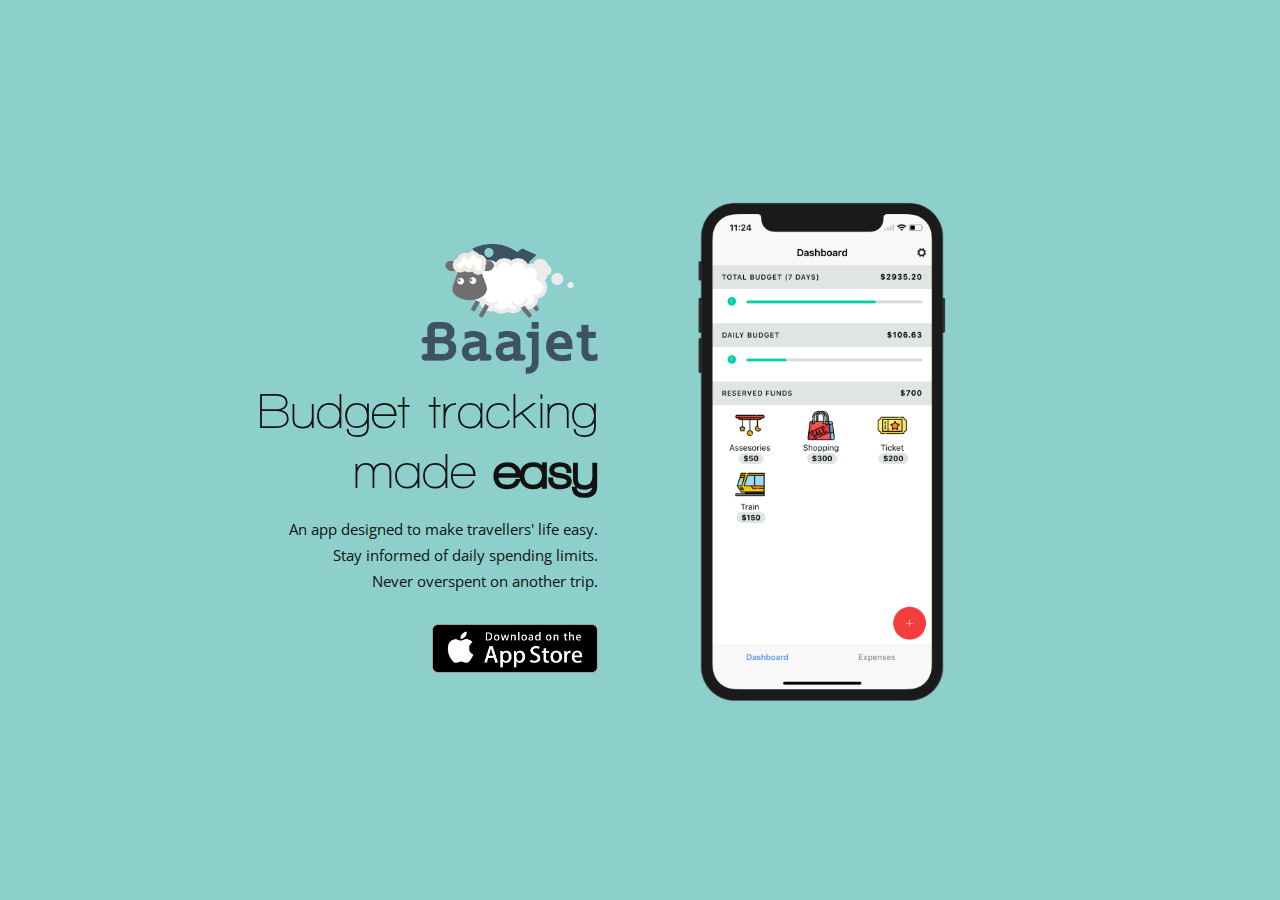
<file: index.html>
<!DOCTYPE html>
<html lang="en">

<head>
    <meta charset="UTF-8">
    <meta name="author" content="KeyDesign" />
    <meta name="description" content="Budget tracking made easy. An app designed to make travellers' life easy. Stay informed of daily spending limits. Never overspent on another trip." />
    <meta name="keywords" content="baajet , saving, money , travel , easy, simple , track , travelling, cheap, budget, low-cost , mobile, Mobile, Android, apple, ios, tracker, tracking" />
    <meta name="viewport" content="width=device-width, initial-scale=1, maximum-scale=1">
    <!-- SITE TITLE -->
    <title>Baajet - Budget tracking made easy</title>

    <!-- FAVICON -->
    <link rel="icon" href="images/favicon.ico">
    
    <!-- WEB FONTS -->
    <link href='https://fonts.googleapis.com/css?family=Open+Sans:100,300,400,600,700' rel='stylesheet' type='text/css'>

    <!-- STYLESHEETS -->
    <link rel="stylesheet" type="text/css" href="css/style.css" />
    <link rel="stylesheet" type="text/css" href="fonts/flaticon.css" />
    <link rel="stylesheet" type="text/css" href="css/responsive.css" />
    <!-- JQUERY -->
    <script src="js/jquery.min.js"></script>
    <style>
    #fp-nav{
        display:none !important;
    }

    #logo-img{
        width: 200px !important;
    }
</style>
</head>

<body> 
    <div id="fullpage">
        <div class="wrap">          
            <div class="section-image"> 
                <img src="images/iphone.png" alt="Home">
            </div>
        </div>
        <div class="section " id="section0">
            <div class="wrap">
                <div class="box">
                    <a href="https://baajetapp.com"><img id="logo-img" src="images/logo.png" alt=""> </a>
                    <h1>Budget tracking<br/>made <strong>easy</strong></h1>
                    <p>
                        An app designed to make travellers' life easy.
                        <br/>Stay informed of daily spending limits.
                        <br/>Never overspent on another trip.
                    </p>
                    <a href="https://itunes.apple.com/us/app/baajet/id1318229791?ls=1&mt=8">
                        <img style="width: 166px; height: auto;" src="images/AppStore.png" />
                    </a>
                    <!-- <a href="https://play.google.com/store/apps/details?id=com.eone.baajet">
                        <img style="width: 166px; height: auto;" src="images/GooglePlay.png" />
                    </a> -->
                </div>
            </div>
        </div>
        <script src="js/jquery.easings.min.js"></script>
        <script src="js/jquery.fullPage.js"></script>
        <script src="js/cbpFWTabs.js"></script>
        <script src="js/jquery.sidr.min.js"></script>
        <script src="js/scripts.js"></script>
    </body>
    </html>
</file>
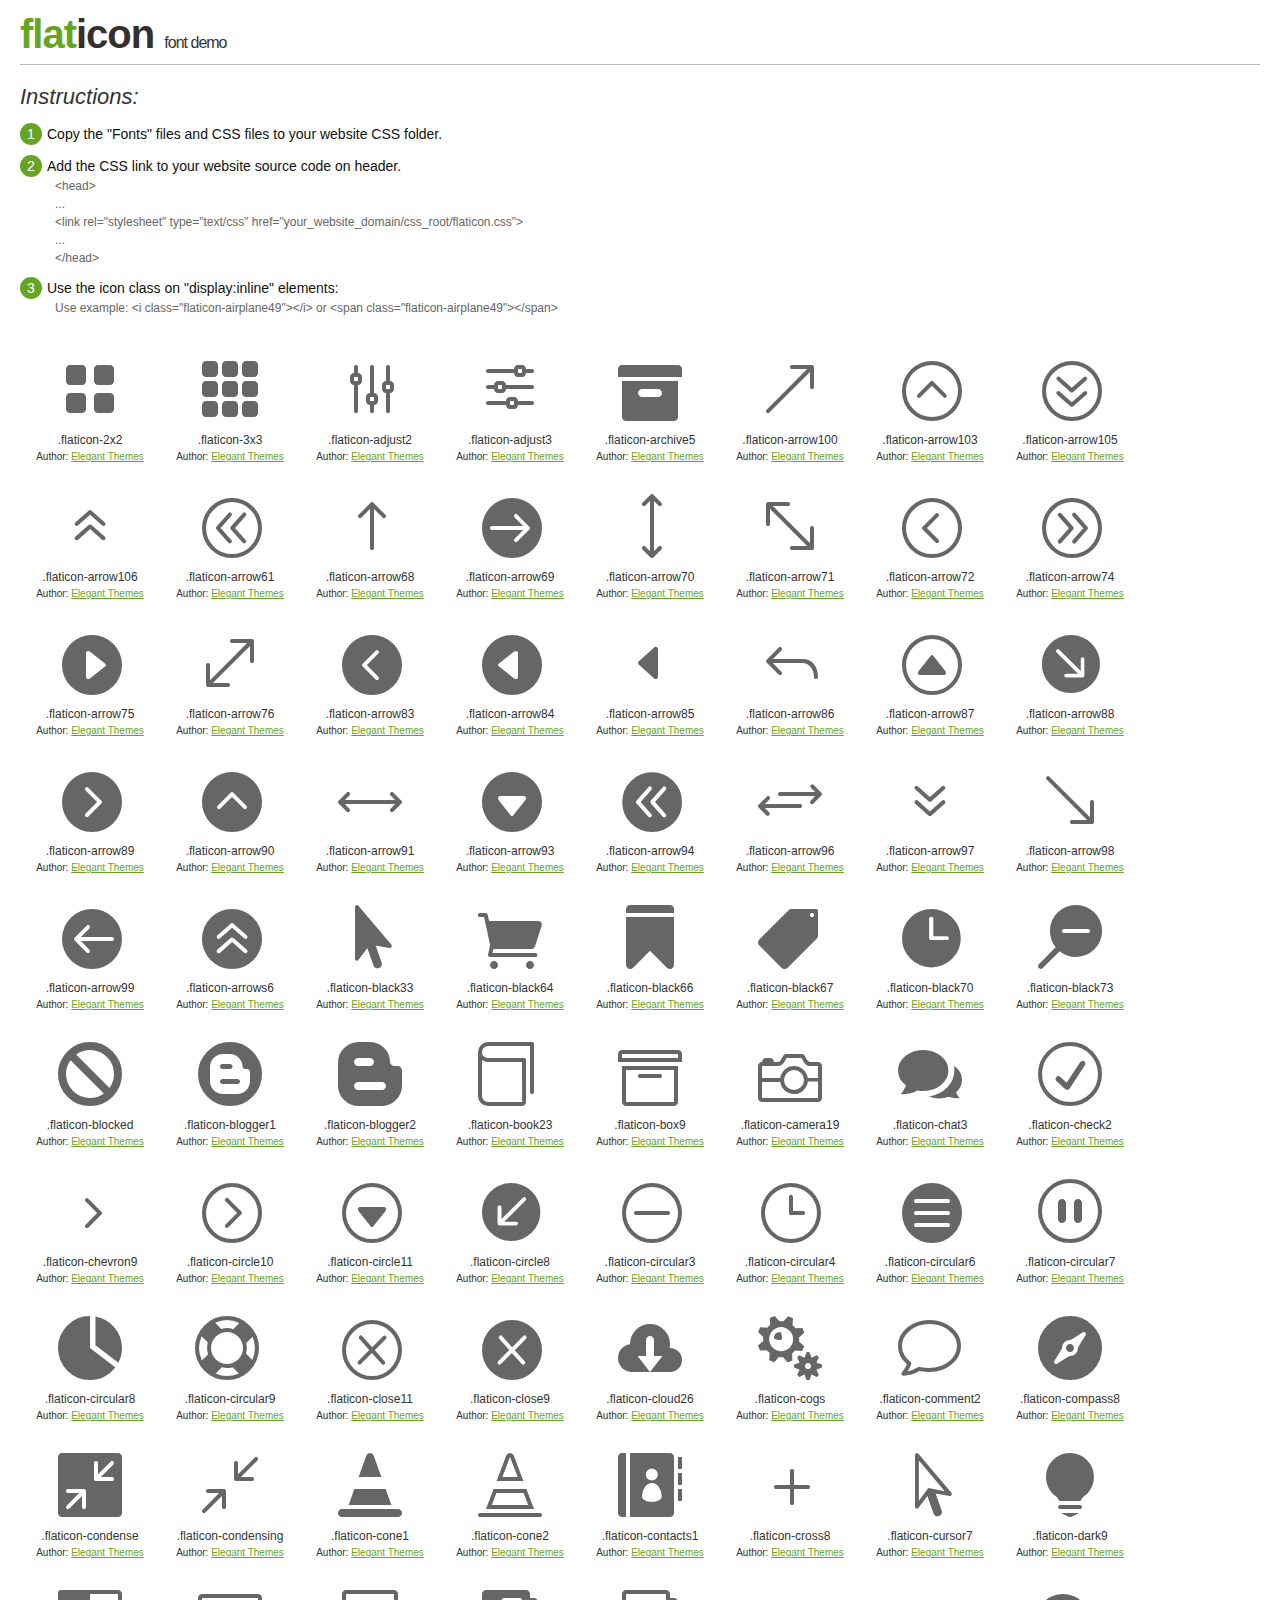
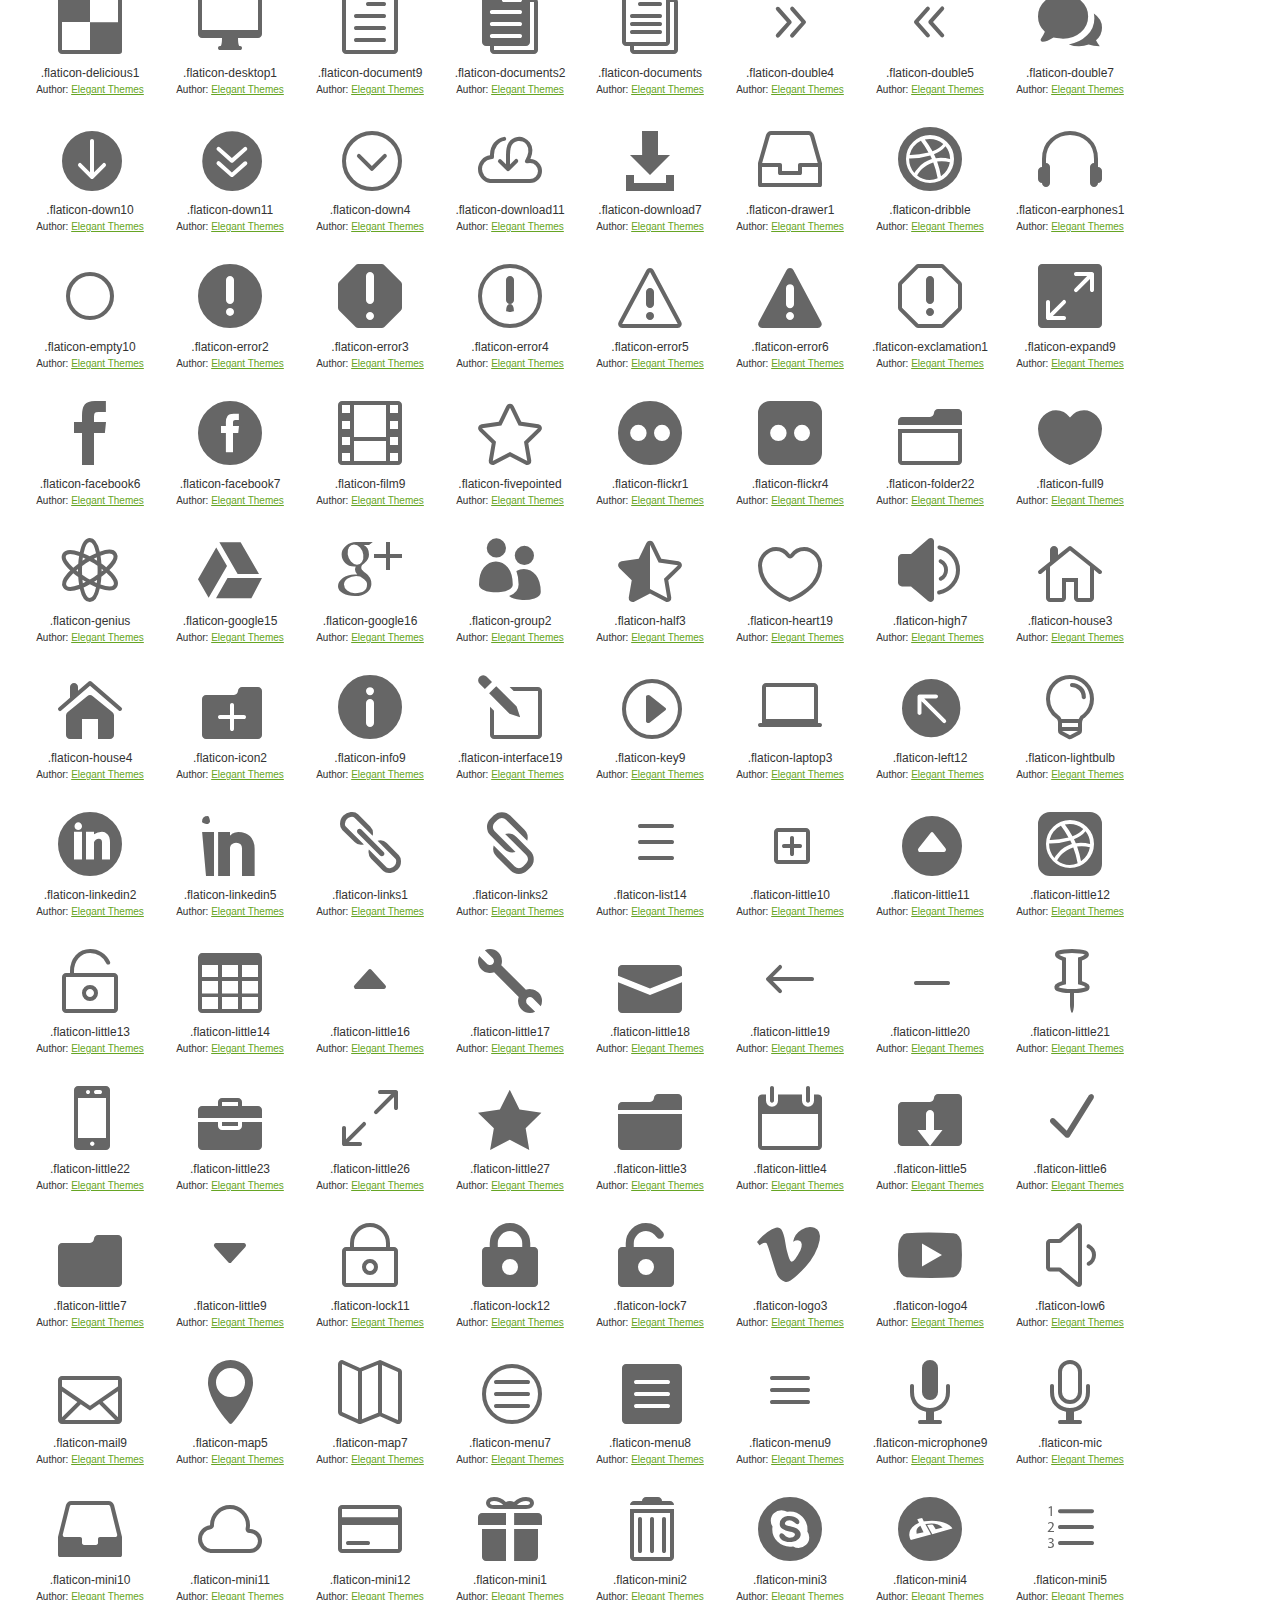
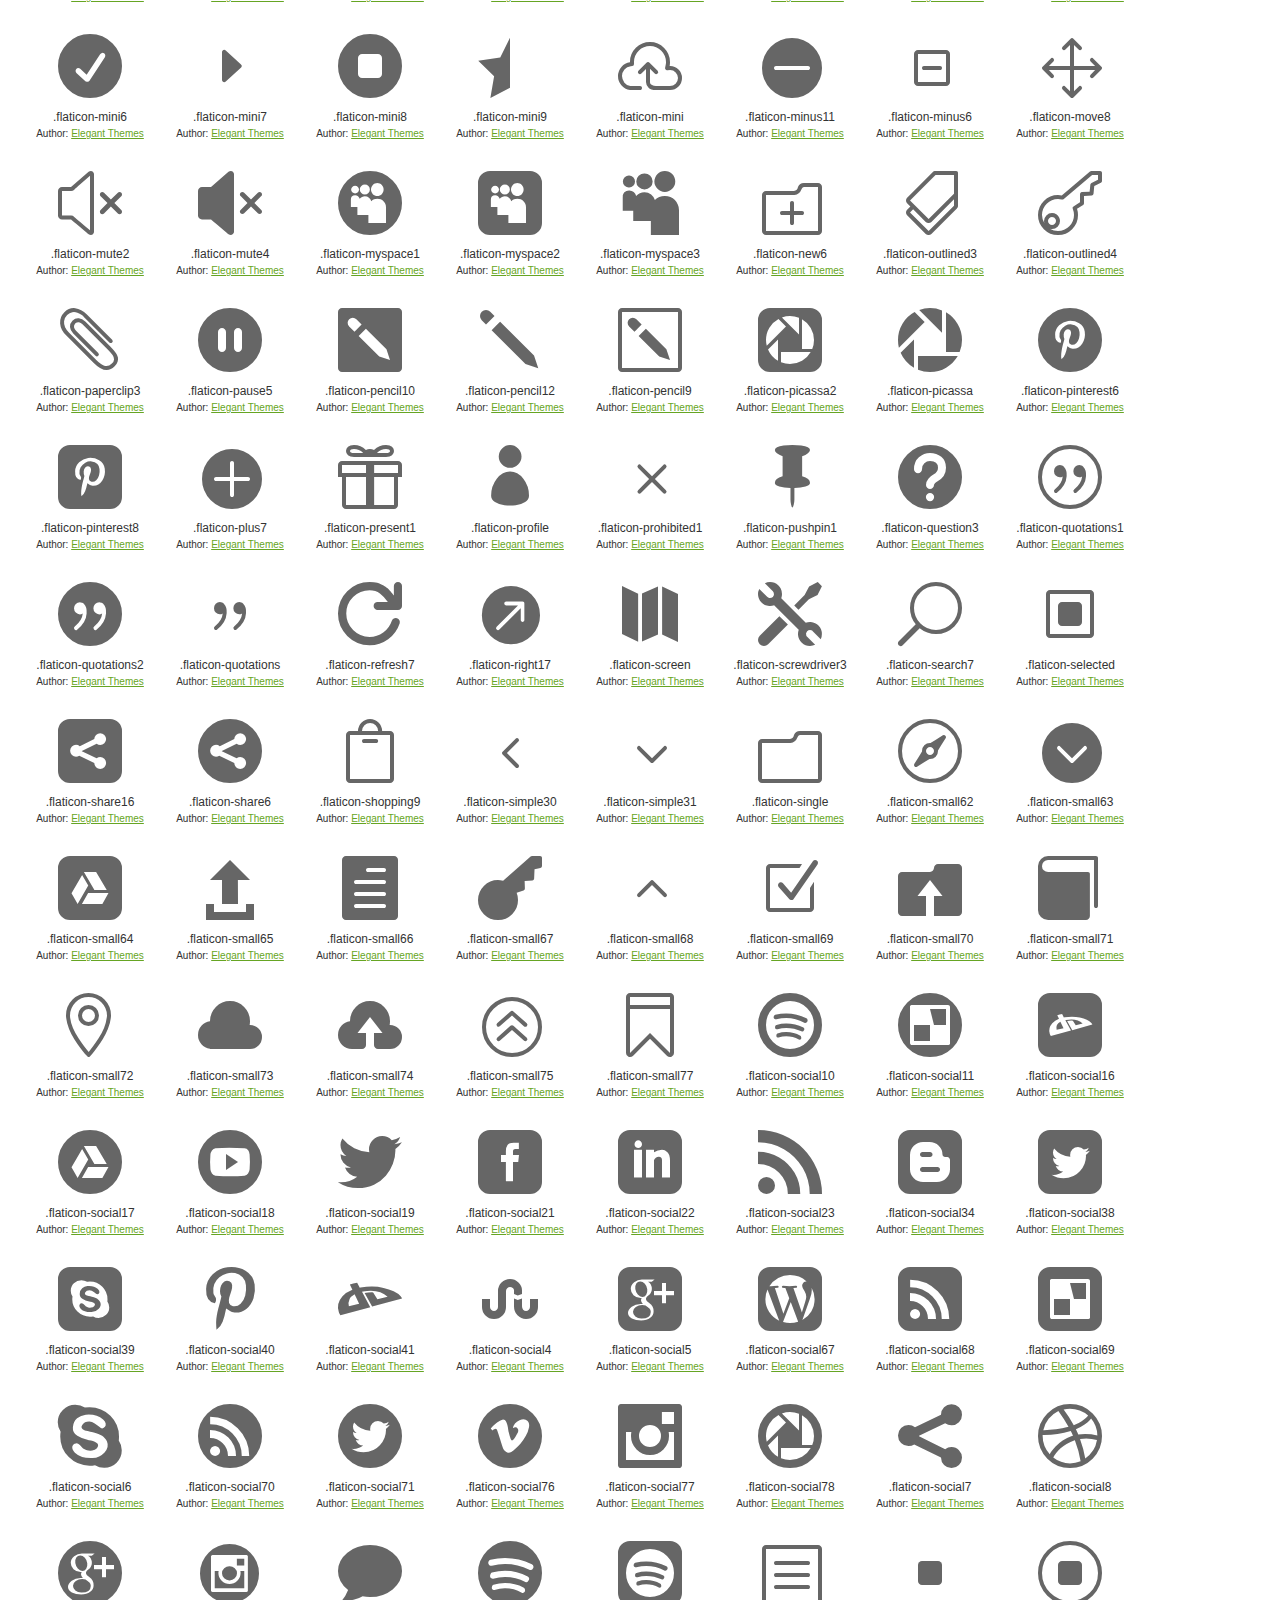
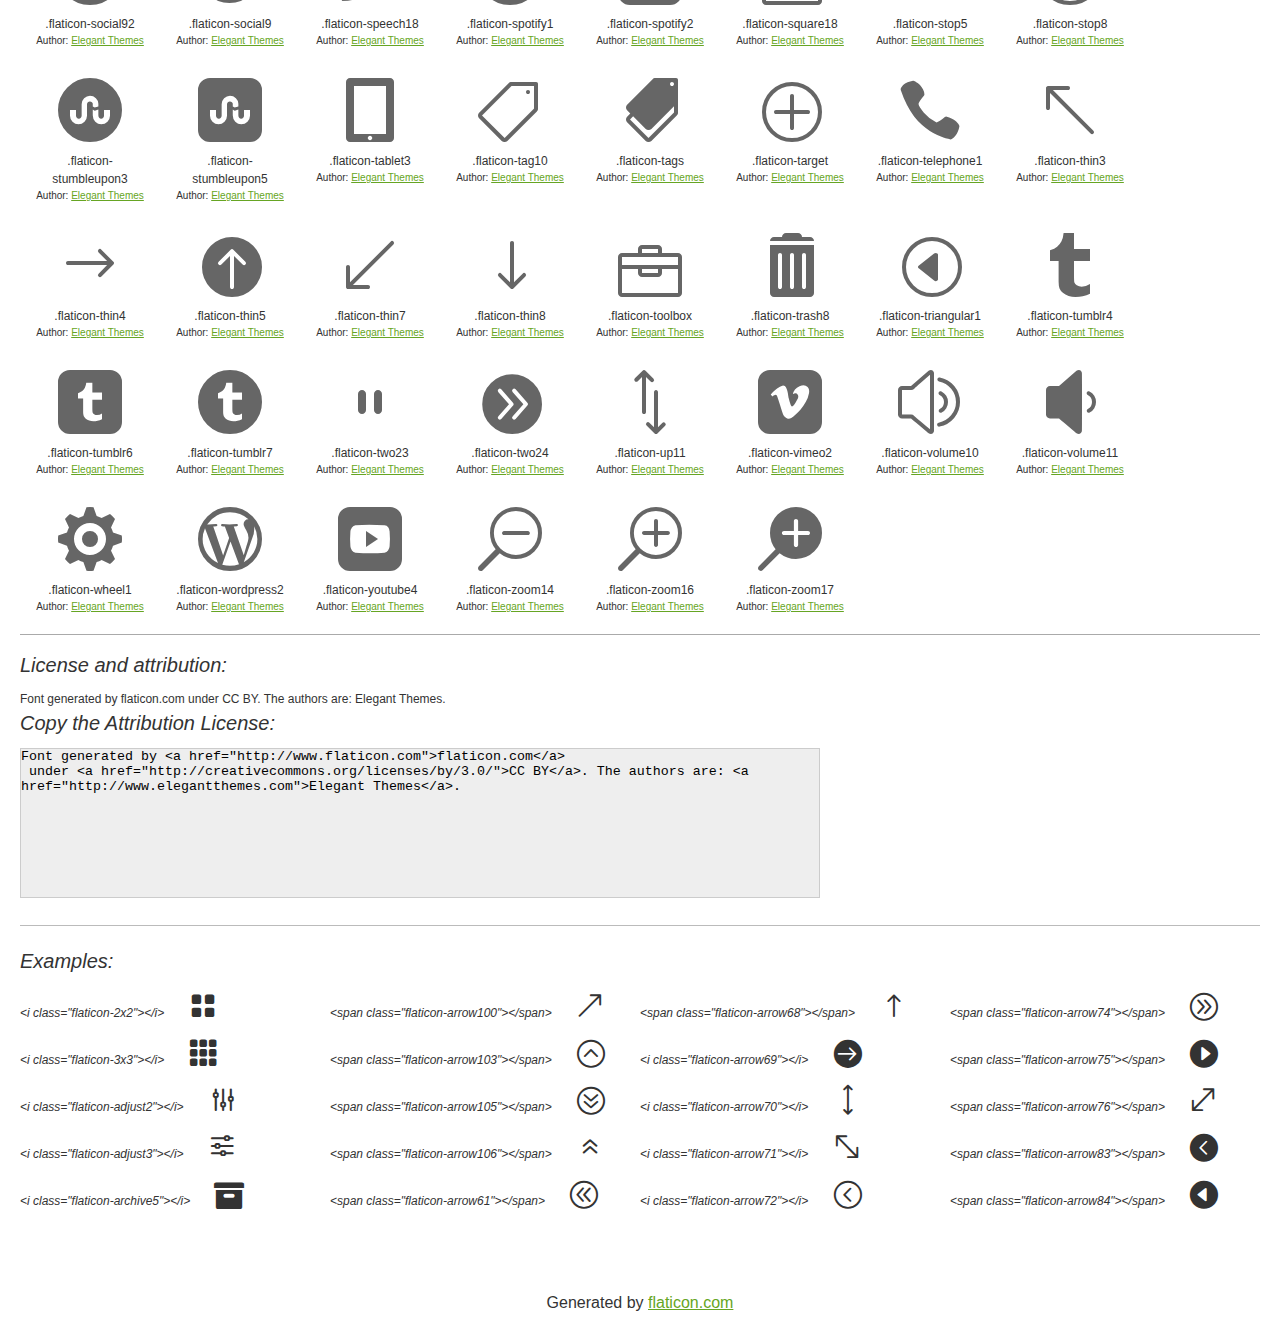
<file: fonts/flaticon.html>
<!DOCTYPE html>
<html>

<head>
    <title>Flaticon WebFont</title>
    <link rel="stylesheet" type="text/css" href="flaticon.css">
    <meta charset="UTF-8">
    <style>
    body {
        font-family: sans-serif;
        line-height: 1.5;
        font-size: 16px;
        padding: 20px;
        color:#333;
    }
    * {
        -moz-box-sizing: border-box;
        -webkit-box-sizing: border-box;
        box-sizing: border-box;
        margin: 0;
        padding: 0;
    }
    [class^="flaticon-"]:before, [class*=" flaticon-"]:before, [class^="flaticon-"]:after, [class*=" flaticon-"]:after {
        font-family: Flaticon;
        font-size: 30px;
        font-style: normal;
        margin-left: 20px;
        color: #333;
    }
    .image p {
		font-size: 12px;
		margin: 0px;
		clear: none;
		width: 300px;
		line-height: 40px;
	}
    .text {
        float: left;
        font-size:14px;
        margin-top: 15px;
    }
    .text ul {
        margin-left:0px;
        color:#111;
        margin-bottom:20px;
    }
    .text .ex {
        font-size:12px;
        color:#666;
        margin-left:35px;
        display:block;
    }
    .text ul li {
        margin-top:10px;
        list-style:none;
    }
    .num {
        background:#66A523;
        color:#fff;
        border-radius:20px;
        padding:1px;
        display:inline-block;
        width:22px;
        height:22px;
        text-align:center;
        margin-right: 5px;
    }
    .text ul strong {
        font-weight:normal;
        color:#000;
    }
    .image {
        width: 280px;
        float: left;
        margin-bottom: 15px;
        margin-right: 30px;
    }
    #glyphs {
        clear: both;
    }
    .image p:nth-child(even) i {
        clear: none;
    }
    .glyph {
        display: inline-block;
        width: 120px;
        margin: 10px;
        text-align: center;
        vertical-align: top;
        background: #FFF;
    }
    .glyph .glyph-icon {
        padding: 10px;
        display: block;
        font-family:"Flaticon";
        font-size: 64px;
        line-height: 1;
    }
    .glyph .glyph-icon:before {
        font-size: 64px;
        color: #666;
        margin-left: 0;
    }
    .class-name {
        font-size: 12px;
    }
    .author-name {
		font-size: 10px;
	}
	a{
		color: #66A523;
	}
    .instructions {
        font-style:italic;
        font-size:22px;
        margin-bottom:10px;
    }
    .iconsuse {
        font-size:22px;
        font-style:italic;
        padding-top:20px;
        margin-top:20px;
        border-top:1px solid #bbb;
    }
    .usetitle {
        margin-bottom: 10px;
        font-size: 20px;
        font-style: italic;
    }
    .class-name:last-child {
        font-size: 10px;
        color:#888;
    }
    .class-name:last-child a {
        font-size: 10px;
        color:#555;
    }
    .class-name:last-child a:hover {
        color:#66A523;
    }
    .glyph > input {
        display: block;
        width: 100px;
        margin: 5px auto;
        text-align: center;
        font-size: 12px;
        cursor: text;
    }
    .glyph > input.icon-input {
        font-family:"Flaticon";
        font-size: 16px;
        margin-bottom: 10px;
    }
    h1.logo {
        font-size: 40px;
        letter-spacing: -1px;
        margin-top: -16px;
        text-transform: lowercase;
        border-bottom:1px solid #bbb;
    }
    h1.logo strong {
        font-size: 16px;
        font-family:sans-serif;
        font-weight:normal;
        color:#333;
    }
    h1.logo a {
        color:#34302d;
        text-decoration: none;
    }
    h1.logo a span {
        color:#66A523;
    }
    #footer {
        padding-top:40px;
        clear:both;
        text-align:center;
    }
    #footer a {
        color:#66A523;
    }
    textarea {
		margin: 0px;
		width: 800px;
		height: 150px;
		border: 1px solid #CCC;
		resize: none;
		background: #EEE;
    }
    .author-link, .attrDiv a{
    	font-size: 12px;
    	color: #333;
    	text-decoration: none;
    }
    .external {
    	display: block;
    }
    .attrDiv {
		font-size: 12px;
	}
    .attribution {
        border-top: 1px solid #AAA;
        margin: 10px 0;
        padding-top: 15px;
    }
    </style>
</head>

<body>
    <header>
        <h1 class="logo">
            <a href="http://www.flaticon.com">
                <span>FLAT</span>ICON</a>
            <strong>Font Demo</strong>
        </h1>
    </header>

    <section class="demo">
        <div class="text">

            <div class="instructions">Instructions:</div>

            <ul>
                <li>
                    <p>
                        <span class="num">1</span>Copy the "Fonts" files and CSS files to your website CSS folder.
                </li>
                <li>
                    <p>
                        <span class="num">2</span>Add the CSS link to your website source code on header.
                        <br />
                        <span class="ex">&lt;head&gt;
                            <br/>...
                            <br/>&lt;link rel="stylesheet" type="text/css" href="your_website_domain/css_root/flaticon.css"&gt;
                            <br/>...
                            <br/>&lt;/head&gt;</span>
                </li>

                <li>
                    <p>
                        <span class="num">3</span>Use the icon class on "display:inline" elements:
                        <br />
                        <span class="ex">Use example: &lt;i class=&quot;flaticon-airplane49&quot;&gt;&lt;/i&gt; or &lt;span class=&quot;flaticon-airplane49&quot;&gt;&lt;/span&gt;</span>
                </li>
            </ul>
        </div>

    </section>

    <section id="glyphs"><div class="glyph">
		<div class="glyph-icon flaticon-2x2"></div>
		<div class="class-name">.flaticon-2x2</div><div class="author-name">Author: <a href="http://www.flaticon.com/free-icon/2x2-grid_10758">Elegant Themes</a></div></div><div class="glyph">
		<div class="glyph-icon flaticon-3x3"></div>
		<div class="class-name">.flaticon-3x3</div><div class="author-name">Author: <a href="http://www.flaticon.com/free-icon/3x3-grid_8722">Elegant Themes</a></div></div><div class="glyph">
		<div class="glyph-icon flaticon-adjust2"></div>
		<div class="class-name">.flaticon-adjust2</div><div class="author-name">Author: <a href="http://www.flaticon.com/free-icon/adjust-levels_7502">Elegant Themes</a></div></div><div class="glyph">
		<div class="glyph-icon flaticon-adjust3"></div>
		<div class="class-name">.flaticon-adjust3</div><div class="author-name">Author: <a href="http://www.flaticon.com/free-icon/adjust-horizontal_8759">Elegant Themes</a></div></div><div class="glyph">
		<div class="glyph-icon flaticon-archive5"></div>
		<div class="class-name">.flaticon-archive5</div><div class="author-name">Author: <a href="http://www.flaticon.com/free-icon/archive-box_7559">Elegant Themes</a></div></div><div class="glyph">
		<div class="glyph-icon flaticon-arrow100"></div>
		<div class="class-name">.flaticon-arrow100</div><div class="author-name">Author: <a href="http://www.flaticon.com/free-icon/arrow-right-up_10191">Elegant Themes</a></div></div><div class="glyph">
		<div class="glyph-icon flaticon-arrow103"></div>
		<div class="class-name">.flaticon-arrow103</div><div class="author-name">Author: <a href="http://www.flaticon.com/free-icon/arrow-in-circle-point-to-up_10442">Elegant Themes</a></div></div><div class="glyph">
		<div class="glyph-icon flaticon-arrow105"></div>
		<div class="class-name">.flaticon-arrow105</div><div class="author-name">Author: <a href="http://www.flaticon.com/free-icon/arrows-pointing-down_10772">Elegant Themes</a></div></div><div class="glyph">
		<div class="glyph-icon flaticon-arrow106"></div>
		<div class="class-name">.flaticon-arrow106</div><div class="author-name">Author: <a href="http://www.flaticon.com/free-icon/arrow-pointing-to-up_10774">Elegant Themes</a></div></div><div class="glyph">
		<div class="glyph-icon flaticon-arrow61"></div>
		<div class="class-name">.flaticon-arrow61</div><div class="author-name">Author: <a href="http://www.flaticon.com/free-icon/arrow-to-left_7517">Elegant Themes</a></div></div><div class="glyph">
		<div class="glyph-icon flaticon-arrow68"></div>
		<div class="class-name">.flaticon-arrow68</div><div class="author-name">Author: <a href="http://www.flaticon.com/free-icon/arrow-go-up_8706">Elegant Themes</a></div></div><div class="glyph">
		<div class="glyph-icon flaticon-arrow69"></div>
		<div class="class-name">.flaticon-arrow69</div><div class="author-name">Author: <a href="http://www.flaticon.com/free-icon/arrow-right-round_8728">Elegant Themes</a></div></div><div class="glyph">
		<div class="glyph-icon flaticon-arrow70"></div>
		<div class="class-name">.flaticon-arrow70</div><div class="author-name">Author: <a href="http://www.flaticon.com/free-icon/arrow-up-down_8748">Elegant Themes</a></div></div><div class="glyph">
		<div class="glyph-icon flaticon-arrow71"></div>
		<div class="class-name">.flaticon-arrow71</div><div class="author-name">Author: <a href="http://www.flaticon.com/free-icon/arrow-expand_8757">Elegant Themes</a></div></div><div class="glyph">
		<div class="glyph-icon flaticon-arrow72"></div>
		<div class="class-name">.flaticon-arrow72</div><div class="author-name">Author: <a href="http://www.flaticon.com/free-icon/arrow-right-rondure_8764">Elegant Themes</a></div></div><div class="glyph">
		<div class="glyph-icon flaticon-arrow74"></div>
		<div class="class-name">.flaticon-arrow74</div><div class="author-name">Author: <a href="http://www.flaticon.com/free-icon/arrow-carrot-to-right_8770">Elegant Themes</a></div></div><div class="glyph">
		<div class="glyph-icon flaticon-arrow75"></div>
		<div class="class-name">.flaticon-arrow75</div><div class="author-name">Author: <a href="http://www.flaticon.com/free-icon/arrow-triangle-right-alt_8788">Elegant Themes</a></div></div><div class="glyph">
		<div class="glyph-icon flaticon-arrow76"></div>
		<div class="class-name">.flaticon-arrow76</div><div class="author-name">Author: <a href="http://www.flaticon.com/free-icon/arrow-expand-alt_8921">Elegant Themes</a></div></div><div class="glyph">
		<div class="glyph-icon flaticon-arrow83"></div>
		<div class="class-name">.flaticon-arrow83</div><div class="author-name">Author: <a href="http://www.flaticon.com/free-icon/arrow-carrot-left-alt_9895">Elegant Themes</a></div></div><div class="glyph">
		<div class="glyph-icon flaticon-arrow84"></div>
		<div class="class-name">.flaticon-arrow84</div><div class="author-name">Author: <a href="http://www.flaticon.com/free-icon/arrow-triangle-left-alt_9896">Elegant Themes</a></div></div><div class="glyph">
		<div class="glyph-icon flaticon-arrow85"></div>
		<div class="class-name">.flaticon-arrow85</div><div class="author-name">Author: <a href="http://www.flaticon.com/free-icon/arrow-triangle-left_9918">Elegant Themes</a></div></div><div class="glyph">
		<div class="glyph-icon flaticon-arrow86"></div>
		<div class="class-name">.flaticon-arrow86</div><div class="author-name">Author: <a href="http://www.flaticon.com/free-icon/arrow-back-left_9920">Elegant Themes</a></div></div><div class="glyph">
		<div class="glyph-icon flaticon-arrow87"></div>
		<div class="class-name">.flaticon-arrow87</div><div class="author-name">Author: <a href="http://www.flaticon.com/free-icon/arrow-triangle-up_9934">Elegant Themes</a></div></div><div class="glyph">
		<div class="glyph-icon flaticon-arrow88"></div>
		<div class="class-name">.flaticon-arrow88</div><div class="author-name">Author: <a href="http://www.flaticon.com/free-icon/arrow-right-down_9938">Elegant Themes</a></div></div><div class="glyph">
		<div class="glyph-icon flaticon-arrow89"></div>
		<div class="class-name">.flaticon-arrow89</div><div class="author-name">Author: <a href="http://www.flaticon.com/free-icon/arrow-right-circle_9943">Elegant Themes</a></div></div><div class="glyph">
		<div class="glyph-icon flaticon-arrow90"></div>
		<div class="class-name">.flaticon-arrow90</div><div class="author-name">Author: <a href="http://www.flaticon.com/free-icon/arrow-up-rondure_9946">Elegant Themes</a></div></div><div class="glyph">
		<div class="glyph-icon flaticon-arrow91"></div>
		<div class="class-name">.flaticon-arrow91</div><div class="author-name">Author: <a href="http://www.flaticon.com/free-icon/arrow-left-right_9969">Elegant Themes</a></div></div><div class="glyph">
		<div class="glyph-icon flaticon-arrow93"></div>
		<div class="class-name">.flaticon-arrow93</div><div class="author-name">Author: <a href="http://www.flaticon.com/free-icon/arrow-triangle-down-alt_9986">Elegant Themes</a></div></div><div class="glyph">
		<div class="glyph-icon flaticon-arrow94"></div>
		<div class="class-name">.flaticon-arrow94</div><div class="author-name">Author: <a href="http://www.flaticon.com/free-icon/arrow-carrot-2-left-alt_9987">Elegant Themes</a></div></div><div class="glyph">
		<div class="glyph-icon flaticon-arrow96"></div>
		<div class="class-name">.flaticon-arrow96</div><div class="author-name">Author: <a href="http://www.flaticon.com/free-icon/arrow-left-and-right_10148">Elegant Themes</a></div></div><div class="glyph">
		<div class="glyph-icon flaticon-arrow97"></div>
		<div class="class-name">.flaticon-arrow97</div><div class="author-name">Author: <a href="http://www.flaticon.com/free-icon/arrow-chevron-down_10166">Elegant Themes</a></div></div><div class="glyph">
		<div class="glyph-icon flaticon-arrow98"></div>
		<div class="class-name">.flaticon-arrow98</div><div class="author-name">Author: <a href="http://www.flaticon.com/free-icon/arrow-down-right_10184">Elegant Themes</a></div></div><div class="glyph">
		<div class="glyph-icon flaticon-arrow99"></div>
		<div class="class-name">.flaticon-arrow99</div><div class="author-name">Author: <a href="http://www.flaticon.com/free-icon/arrow-left-in-black-circle_10188">Elegant Themes</a></div></div><div class="glyph">
		<div class="glyph-icon flaticon-arrows6"></div>
		<div class="class-name">.flaticon-arrows6</div><div class="author-name">Author: <a href="http://www.flaticon.com/free-icon/arrows-inside-a-circle-pointing-up_10777">Elegant Themes</a></div></div><div class="glyph">
		<div class="glyph-icon flaticon-black33"></div>
		<div class="class-name">.flaticon-black33</div><div class="author-name">Author: <a href="http://www.flaticon.com/free-icon/black-cursor-arrow_7507">Elegant Themes</a></div></div><div class="glyph">
		<div class="glyph-icon flaticon-black64"></div>
		<div class="class-name">.flaticon-black64</div><div class="author-name">Author: <a href="http://www.flaticon.com/free-icon/black-cart_9973">Elegant Themes</a></div></div><div class="glyph">
		<div class="glyph-icon flaticon-black66"></div>
		<div class="class-name">.flaticon-black66</div><div class="author-name">Author: <a href="http://www.flaticon.com/free-icon/black-gallon_9981">Elegant Themes</a></div></div><div class="glyph">
		<div class="glyph-icon flaticon-black67"></div>
		<div class="class-name">.flaticon-black67</div><div class="author-name">Author: <a href="http://www.flaticon.com/free-icon/black-tag_9992">Elegant Themes</a></div></div><div class="glyph">
		<div class="glyph-icon flaticon-black70"></div>
		<div class="class-name">.flaticon-black70</div><div class="author-name">Author: <a href="http://www.flaticon.com/free-icon/black-watch_10173">Elegant Themes</a></div></div><div class="glyph">
		<div class="glyph-icon flaticon-black73"></div>
		<div class="class-name">.flaticon-black73</div><div class="author-name">Author: <a href="http://www.flaticon.com/free-icon/black-zoom-out_10183">Elegant Themes</a></div></div><div class="glyph">
		<div class="glyph-icon flaticon-blocked"></div>
		<div class="class-name">.flaticon-blocked</div><div class="author-name">Author: <a href="http://www.flaticon.com/free-icon/blocked_10036">Elegant Themes</a></div></div><div class="glyph">
		<div class="glyph-icon flaticon-blogger1"></div>
		<div class="class-name">.flaticon-blogger1</div><div class="author-name">Author: <a href="http://www.flaticon.com/free-icon/blogger-circle_8708">Elegant Themes</a></div></div><div class="glyph">
		<div class="glyph-icon flaticon-blogger2"></div>
		<div class="class-name">.flaticon-blogger2</div><div class="author-name">Author: <a href="http://www.flaticon.com/free-icon/blogger_8717">Elegant Themes</a></div></div><div class="glyph">
		<div class="glyph-icon flaticon-book23"></div>
		<div class="class-name">.flaticon-book23</div><div class="author-name">Author: <a href="http://www.flaticon.com/free-icon/book-information_10124">Elegant Themes</a></div></div><div class="glyph">
		<div class="glyph-icon flaticon-box9"></div>
		<div class="class-name">.flaticon-box9</div><div class="author-name">Author: <a href="http://www.flaticon.com/free-icon/box-side_8659">Elegant Themes</a></div></div><div class="glyph">
		<div class="glyph-icon flaticon-camera19"></div>
		<div class="class-name">.flaticon-camera19</div><div class="author-name">Author: <a href="http://www.flaticon.com/free-icon/camera-alt_9893">Elegant Themes</a></div></div><div class="glyph">
		<div class="glyph-icon flaticon-chat3"></div>
		<div class="class-name">.flaticon-chat3</div><div class="author-name">Author: <a href="http://www.flaticon.com/free-icon/chat-conversation_9915">Elegant Themes</a></div></div><div class="glyph">
		<div class="glyph-icon flaticon-check2"></div>
		<div class="class-name">.flaticon-check2</div><div class="author-name">Author: <a href="http://www.flaticon.com/free-icon/check-rondure_8727">Elegant Themes</a></div></div><div class="glyph">
		<div class="glyph-icon flaticon-chevron9"></div>
		<div class="class-name">.flaticon-chevron9</div><div class="author-name">Author: <a href="http://www.flaticon.com/free-icon/chevron-arrow-in-right-direction_10022">Elegant Themes</a></div></div><div class="glyph">
		<div class="glyph-icon flaticon-circle10"></div>
		<div class="class-name">.flaticon-circle10</div><div class="author-name">Author: <a href="http://www.flaticon.com/free-icon/circle-arrow-right_8731">Elegant Themes</a></div></div><div class="glyph">
		<div class="glyph-icon flaticon-circle11"></div>
		<div class="class-name">.flaticon-circle11</div><div class="author-name">Author: <a href="http://www.flaticon.com/free-icon/circle-with-a-down-arrow_8805">Elegant Themes</a></div></div><div class="glyph">
		<div class="glyph-icon flaticon-circle8"></div>
		<div class="class-name">.flaticon-circle8</div><div class="author-name">Author: <a href="http://www.flaticon.com/free-icon/circle-with-arrow-to-down-left_7528">Elegant Themes</a></div></div><div class="glyph">
		<div class="glyph-icon flaticon-circular3"></div>
		<div class="class-name">.flaticon-circular3</div><div class="author-name">Author: <a href="http://www.flaticon.com/free-icon/circular-button-with-minus-sign_7524">Elegant Themes</a></div></div><div class="glyph">
		<div class="glyph-icon flaticon-circular4"></div>
		<div class="class-name">.flaticon-circular4</div><div class="author-name">Author: <a href="http://www.flaticon.com/free-icon/circular-clock_7626">Elegant Themes</a></div></div><div class="glyph">
		<div class="glyph-icon flaticon-circular6"></div>
		<div class="class-name">.flaticon-circular6</div><div class="author-name">Author: <a href="http://www.flaticon.com/free-icon/circular-little-menu-button_7655">Elegant Themes</a></div></div><div class="glyph">
		<div class="glyph-icon flaticon-circular7"></div>
		<div class="class-name">.flaticon-circular7</div><div class="author-name">Author: <a href="http://www.flaticon.com/free-icon/circular-pause-button_8802">Elegant Themes</a></div></div><div class="glyph">
		<div class="glyph-icon flaticon-circular8"></div>
		<div class="class-name">.flaticon-circular8</div><div class="author-name">Author: <a href="http://www.flaticon.com/free-icon/circular-piechart_8810">Elegant Themes</a></div></div><div class="glyph">
		<div class="glyph-icon flaticon-circular9"></div>
		<div class="class-name">.flaticon-circular9</div><div class="author-name">Author: <a href="http://www.flaticon.com/free-icon/circular-lifesaver_8824">Elegant Themes</a></div></div><div class="glyph">
		<div class="glyph-icon flaticon-close11"></div>
		<div class="class-name">.flaticon-close11</div><div class="author-name">Author: <a href="http://www.flaticon.com/free-icon/close-alt_8934">Elegant Themes</a></div></div><div class="glyph">
		<div class="glyph-icon flaticon-close9"></div>
		<div class="class-name">.flaticon-close9</div><div class="author-name">Author: <a href="http://www.flaticon.com/free-icon/close-button-with-a-cross-in-a-circle_8783">Elegant Themes</a></div></div><div class="glyph">
		<div class="glyph-icon flaticon-cloud26"></div>
		<div class="class-name">.flaticon-cloud26</div><div class="author-name">Author: <a href="http://www.flaticon.com/free-icon/cloud-arrow-donwload_10171">Elegant Themes</a></div></div><div class="glyph">
		<div class="glyph-icon flaticon-cogs"></div>
		<div class="class-name">.flaticon-cogs</div><div class="author-name">Author: <a href="http://www.flaticon.com/free-icon/cogs_8808">Elegant Themes</a></div></div><div class="glyph">
		<div class="glyph-icon flaticon-comment2"></div>
		<div class="class-name">.flaticon-comment2</div><div class="author-name">Author: <a href="http://www.flaticon.com/free-icon/comment-bubble-outline_8804">Elegant Themes</a></div></div><div class="glyph">
		<div class="glyph-icon flaticon-compass8"></div>
		<div class="class-name">.flaticon-compass8</div><div class="author-name">Author: <a href="http://www.flaticon.com/free-icon/compass-east_10129">Elegant Themes</a></div></div><div class="glyph">
		<div class="glyph-icon flaticon-condense"></div>
		<div class="class-name">.flaticon-condense</div><div class="author-name">Author: <a href="http://www.flaticon.com/free-icon/condense-button-arrows-in-a-square_10775">Elegant Themes</a></div></div><div class="glyph">
		<div class="glyph-icon flaticon-condensing"></div>
		<div class="class-name">.flaticon-condensing</div><div class="author-name">Author: <a href="http://www.flaticon.com/free-icon/condensing-arrows_8778">Elegant Themes</a></div></div><div class="glyph">
		<div class="glyph-icon flaticon-cone1"></div>
		<div class="class-name">.flaticon-cone1</div><div class="author-name">Author: <a href="http://www.flaticon.com/free-icon/cone-road_8746">Elegant Themes</a></div></div><div class="glyph">
		<div class="glyph-icon flaticon-cone2"></div>
		<div class="class-name">.flaticon-cone2</div><div class="author-name">Author: <a href="http://www.flaticon.com/free-icon/cone-atl_9154">Elegant Themes</a></div></div><div class="glyph">
		<div class="glyph-icon flaticon-contacts1"></div>
		<div class="class-name">.flaticon-contacts1</div><div class="author-name">Author: <a href="http://www.flaticon.com/free-icon/contacts-agenda_8650">Elegant Themes</a></div></div><div class="glyph">
		<div class="glyph-icon flaticon-cross8"></div>
		<div class="class-name">.flaticon-cross8</div><div class="author-name">Author: <a href="http://www.flaticon.com/free-icon/cross-of-plus-sign_8820">Elegant Themes</a></div></div><div class="glyph">
		<div class="glyph-icon flaticon-cursor7"></div>
		<div class="class-name">.flaticon-cursor7</div><div class="author-name">Author: <a href="http://www.flaticon.com/free-icon/cursor-alt_8917">Elegant Themes</a></div></div><div class="glyph">
		<div class="glyph-icon flaticon-dark9"></div>
		<div class="class-name">.flaticon-dark9</div><div class="author-name">Author: <a href="http://www.flaticon.com/free-icon/dark-black-lightbulb_7595">Elegant Themes</a></div></div><div class="glyph">
		<div class="glyph-icon flaticon-delicious1"></div>
		<div class="class-name">.flaticon-delicious1</div><div class="author-name">Author: <a href="http://www.flaticon.com/free-icon/delicious-social-button_7571">Elegant Themes</a></div></div><div class="glyph">
		<div class="glyph-icon flaticon-desktop1"></div>
		<div class="class-name">.flaticon-desktop1</div><div class="author-name">Author: <a href="http://www.flaticon.com/free-icon/desktop-button_7518">Elegant Themes</a></div></div><div class="glyph">
		<div class="glyph-icon flaticon-document9"></div>
		<div class="class-name">.flaticon-document9</div><div class="author-name">Author: <a href="http://www.flaticon.com/free-icon/document-page-with-text-lines_8825">Elegant Themes</a></div></div><div class="glyph">
		<div class="glyph-icon flaticon-documents2"></div>
		<div class="class-name">.flaticon-documents2</div><div class="author-name">Author: <a href="http://www.flaticon.com/free-icon/documents-pages_10025">Elegant Themes</a></div></div><div class="glyph">
		<div class="glyph-icon flaticon-documents"></div>
		<div class="class-name">.flaticon-documents</div><div class="author-name">Author: <a href="http://www.flaticon.com/free-icon/documents-interface-button_7637">Elegant Themes</a></div></div><div class="glyph">
		<div class="glyph-icon flaticon-double4"></div>
		<div class="class-name">.flaticon-double4</div><div class="author-name">Author: <a href="http://www.flaticon.com/free-icon/double-arrow-right_8740">Elegant Themes</a></div></div><div class="glyph">
		<div class="glyph-icon flaticon-double5"></div>
		<div class="class-name">.flaticon-double5</div><div class="author-name">Author: <a href="http://www.flaticon.com/free-icon/double-arrow-left_8742">Elegant Themes</a></div></div><div class="glyph">
		<div class="glyph-icon flaticon-double7"></div>
		<div class="class-name">.flaticon-double7</div><div class="author-name">Author: <a href="http://www.flaticon.com/free-icon/double-chat_10157">Elegant Themes</a></div></div><div class="glyph">
		<div class="glyph-icon flaticon-down10"></div>
		<div class="class-name">.flaticon-down10</div><div class="author-name">Author: <a href="http://www.flaticon.com/free-icon/down-pointing-arrow-in-a-circle_10016">Elegant Themes</a></div></div><div class="glyph">
		<div class="glyph-icon flaticon-down11"></div>
		<div class="class-name">.flaticon-down11</div><div class="author-name">Author: <a href="http://www.flaticon.com/free-icon/down-arrows-in-a-circle_10018">Elegant Themes</a></div></div><div class="glyph">
		<div class="glyph-icon flaticon-down4"></div>
		<div class="class-name">.flaticon-down4</div><div class="author-name">Author: <a href="http://www.flaticon.com/free-icon/down-arrow-in-small-circle_7584">Elegant Themes</a></div></div><div class="glyph">
		<div class="glyph-icon flaticon-download11"></div>
		<div class="class-name">.flaticon-download11</div><div class="author-name">Author: <a href="http://www.flaticon.com/free-icon/download-from-the-cloud_10024">Elegant Themes</a></div></div><div class="glyph">
		<div class="glyph-icon flaticon-download7"></div>
		<div class="class-name">.flaticon-download7</div><div class="author-name">Author: <a href="http://www.flaticon.com/free-icon/download-tray-archive_8909">Elegant Themes</a></div></div><div class="glyph">
		<div class="glyph-icon flaticon-drawer1"></div>
		<div class="class-name">.flaticon-drawer1</div><div class="author-name">Author: <a href="http://www.flaticon.com/free-icon/drawer-alt-donwload_10006">Elegant Themes</a></div></div><div class="glyph">
		<div class="glyph-icon flaticon-dribble"></div>
		<div class="class-name">.flaticon-dribble</div><div class="author-name">Author: <a href="http://www.flaticon.com/free-icon/basket-ball-in-a-black-circle_10193">Elegant Themes</a></div></div><div class="glyph">
		<div class="glyph-icon flaticon-earphones1"></div>
		<div class="class-name">.flaticon-earphones1</div><div class="author-name">Author: <a href="http://www.flaticon.com/free-icon/earphones_10432">Elegant Themes</a></div></div><div class="glyph">
		<div class="glyph-icon flaticon-empty10"></div>
		<div class="class-name">.flaticon-empty10</div><div class="author-name">Author: <a href="http://www.flaticon.com/free-icon/empty-rondure_8743">Elegant Themes</a></div></div><div class="glyph">
		<div class="glyph-icon flaticon-error2"></div>
		<div class="class-name">.flaticon-error2</div><div class="author-name">Author: <a href="http://www.flaticon.com/free-icon/error-circle_7498">Elegant Themes</a></div></div><div class="glyph">
		<div class="glyph-icon flaticon-error3"></div>
		<div class="class-name">.flaticon-error3</div><div class="author-name">Author: <a href="http://www.flaticon.com/free-icon/error-advice-exclamation-sign-in-an-octahedron_7565">Elegant Themes</a></div></div><div class="glyph">
		<div class="glyph-icon flaticon-error4"></div>
		<div class="class-name">.flaticon-error4</div><div class="author-name">Author: <a href="http://www.flaticon.com/free-icon/error-circle_8700">Elegant Themes</a></div></div><div class="glyph">
		<div class="glyph-icon flaticon-error5"></div>
		<div class="class-name">.flaticon-error5</div><div class="author-name">Author: <a href="http://www.flaticon.com/free-icon/error-advice-triangle-with-exclamation-mark_8798">Elegant Themes</a></div></div><div class="glyph">
		<div class="glyph-icon flaticon-error6"></div>
		<div class="class-name">.flaticon-error6</div><div class="author-name">Author: <a href="http://www.flaticon.com/free-icon/error-triangle_9188">Elegant Themes</a></div></div><div class="glyph">
		<div class="glyph-icon flaticon-exclamation1"></div>
		<div class="class-name">.flaticon-exclamation1</div><div class="author-name">Author: <a href="http://www.flaticon.com/free-icon/exclamation-mark-inside-an-octahedron_8809">Elegant Themes</a></div></div><div class="glyph">
		<div class="glyph-icon flaticon-expand9"></div>
		<div class="class-name">.flaticon-expand9</div><div class="author-name">Author: <a href="http://www.flaticon.com/free-icon/expand-tool-arrows-in-a-square_8781">Elegant Themes</a></div></div><div class="glyph">
		<div class="glyph-icon flaticon-facebook6"></div>
		<div class="class-name">.flaticon-facebook6</div><div class="author-name">Author: <a href="http://www.flaticon.com/free-icon/facebook-social-symbol_7664">Elegant Themes</a></div></div><div class="glyph">
		<div class="glyph-icon flaticon-facebook7"></div>
		<div class="class-name">.flaticon-facebook7</div><div class="author-name">Author: <a href="http://www.flaticon.com/free-icon/facebook-logo_8730">Elegant Themes</a></div></div><div class="glyph">
		<div class="glyph-icon flaticon-film9"></div>
		<div class="class-name">.flaticon-film9</div><div class="author-name">Author: <a href="http://www.flaticon.com/free-icon/film-strip_8806">Elegant Themes</a></div></div><div class="glyph">
		<div class="glyph-icon flaticon-fivepointed"></div>
		<div class="class-name">.flaticon-fivepointed</div><div class="author-name">Author: <a href="http://www.flaticon.com/free-icon/fivepointed-star_7488">Elegant Themes</a></div></div><div class="glyph">
		<div class="glyph-icon flaticon-flickr1"></div>
		<div class="class-name">.flaticon-flickr1</div><div class="author-name">Author: <a href="http://www.flaticon.com/free-icon/flickr-circle_8720">Elegant Themes</a></div></div><div class="glyph">
		<div class="glyph-icon flaticon-flickr4"></div>
		<div class="class-name">.flaticon-flickr4</div><div class="author-name">Author: <a href="http://www.flaticon.com/free-icon/flickr-quadrate_9968">Elegant Themes</a></div></div><div class="glyph">
		<div class="glyph-icon flaticon-folder22"></div>
		<div class="class-name">.flaticon-folder22</div><div class="author-name">Author: <a href="http://www.flaticon.com/free-icon/folder-open-alt_9928">Elegant Themes</a></div></div><div class="glyph">
		<div class="glyph-icon flaticon-full9"></div>
		<div class="class-name">.flaticon-full9</div><div class="author-name">Author: <a href="http://www.flaticon.com/free-icon/full-heart_10162">Elegant Themes</a></div></div><div class="glyph">
		<div class="glyph-icon flaticon-genius"></div>
		<div class="class-name">.flaticon-genius</div><div class="author-name">Author: <a href="http://www.flaticon.com/free-icon/genius_8799">Elegant Themes</a></div></div><div class="glyph">
		<div class="glyph-icon flaticon-google15"></div>
		<div class="class-name">.flaticon-google15</div><div class="author-name">Author: <a href="http://www.flaticon.com/free-icon/google-drive-logo_9995">Elegant Themes</a></div></div><div class="glyph">
		<div class="glyph-icon flaticon-google16"></div>
		<div class="class-name">.flaticon-google16</div><div class="author-name">Author: <a href="http://www.flaticon.com/free-icon/google-plus-logo_10005">Elegant Themes</a></div></div><div class="glyph">
		<div class="glyph-icon flaticon-group2"></div>
		<div class="class-name">.flaticon-group2</div><div class="author-name">Author: <a href="http://www.flaticon.com/free-icon/group-shapes_8814">Elegant Themes</a></div></div><div class="glyph">
		<div class="glyph-icon flaticon-half3"></div>
		<div class="class-name">.flaticon-half3</div><div class="author-name">Author: <a href="http://www.flaticon.com/free-icon/half-black-and-half-white-star-shape_7698">Elegant Themes</a></div></div><div class="glyph">
		<div class="glyph-icon flaticon-heart19"></div>
		<div class="class-name">.flaticon-heart19</div><div class="author-name">Author: <a href="http://www.flaticon.com/free-icon/heart_10429">Elegant Themes</a></div></div><div class="glyph">
		<div class="glyph-icon flaticon-high7"></div>
		<div class="class-name">.flaticon-high7</div><div class="author-name">Author: <a href="http://www.flaticon.com/free-icon/high-volume_10430">Elegant Themes</a></div></div><div class="glyph">
		<div class="glyph-icon flaticon-house3"></div>
		<div class="class-name">.flaticon-house3</div><div class="author-name">Author: <a href="http://www.flaticon.com/free-icon/house-white_8721">Elegant Themes</a></div></div><div class="glyph">
		<div class="glyph-icon flaticon-house4"></div>
		<div class="class-name">.flaticon-house4</div><div class="author-name">Author: <a href="http://www.flaticon.com/free-icon/house-frontal-building_8811">Elegant Themes</a></div></div><div class="glyph">
		<div class="glyph-icon flaticon-icon2"></div>
		<div class="class-name">.flaticon-icon2</div><div class="author-name">Author: <a href="http://www.flaticon.com/free-icon/icon-folder-add_8709">Elegant Themes</a></div></div><div class="glyph">
		<div class="glyph-icon flaticon-info9"></div>
		<div class="class-name">.flaticon-info9</div><div class="author-name">Author: <a href="http://www.flaticon.com/free-icon/information-signal_9911">Elegant Themes</a></div></div><div class="glyph">
		<div class="glyph-icon flaticon-interface19"></div>
		<div class="class-name">.flaticon-interface19</div><div class="author-name">Author: <a href="http://www.flaticon.com/free-icon/interface-edition-tool_10020">Elegant Themes</a></div></div><div class="glyph">
		<div class="glyph-icon flaticon-key9"></div>
		<div class="class-name">.flaticon-key9</div><div class="author-name">Author: <a href="http://www.flaticon.com/free-icon/key-play_8918">Elegant Themes</a></div></div><div class="glyph">
		<div class="glyph-icon flaticon-laptop3"></div>
		<div class="class-name">.flaticon-laptop3</div><div class="author-name">Author: <a href="http://www.flaticon.com/free-icon/laptop-keyboard_8758">Elegant Themes</a></div></div><div class="glyph">
		<div class="glyph-icon flaticon-left12"></div>
		<div class="class-name">.flaticon-left12</div><div class="author-name">Author: <a href="http://www.flaticon.com/free-icon/left-up-arrow-in-a-circle_7622">Elegant Themes</a></div></div><div class="glyph">
		<div class="glyph-icon flaticon-lightbulb"></div>
		<div class="class-name">.flaticon-lightbulb</div><div class="author-name">Author: <a href="http://www.flaticon.com/free-icon/lightbulb-outline_8823">Elegant Themes</a></div></div><div class="glyph">
		<div class="glyph-icon flaticon-linkedin2"></div>
		<div class="class-name">.flaticon-linkedin2</div><div class="author-name">Author: <a href="http://www.flaticon.com/free-icon/linkedin-rondure_8707">Elegant Themes</a></div></div><div class="glyph">
		<div class="glyph-icon flaticon-linkedin5"></div>
		<div class="class-name">.flaticon-linkedin5</div><div class="author-name">Author: <a href="http://www.flaticon.com/free-icon/linkedin-symbol_9942">Elegant Themes</a></div></div><div class="glyph">
		<div class="glyph-icon flaticon-links1"></div>
		<div class="class-name">.flaticon-links1</div><div class="author-name">Author: <a href="http://www.flaticon.com/free-icon/links_7624">Elegant Themes</a></div></div><div class="glyph">
		<div class="glyph-icon flaticon-links2"></div>
		<div class="class-name">.flaticon-links2</div><div class="author-name">Author: <a href="http://www.flaticon.com/free-icon/links_10424">Elegant Themes</a></div></div><div class="glyph">
		<div class="glyph-icon flaticon-list14"></div>
		<div class="class-name">.flaticon-list14</div><div class="author-name">Author: <a href="http://www.flaticon.com/free-icon/list-ul_9966">Elegant Themes</a></div></div><div class="glyph">
		<div class="glyph-icon flaticon-little10"></div>
		<div class="class-name">.flaticon-little10</div><div class="author-name">Author: <a href="http://www.flaticon.com/free-icon/little-plus-squared-button_7632">Elegant Themes</a></div></div><div class="glyph">
		<div class="glyph-icon flaticon-little11"></div>
		<div class="class-name">.flaticon-little11</div><div class="author-name">Author: <a href="http://www.flaticon.com/free-icon/little-circular-button-with-up-arrow-triangle_7635">Elegant Themes</a></div></div><div class="glyph">
		<div class="glyph-icon flaticon-little12"></div>
		<div class="class-name">.flaticon-little12</div><div class="author-name">Author: <a href="http://www.flaticon.com/free-icon/little-social-dribbble-square_7639">Elegant Themes</a></div></div><div class="glyph">
		<div class="glyph-icon flaticon-little13"></div>
		<div class="class-name">.flaticon-little13</div><div class="author-name">Author: <a href="http://www.flaticon.com/free-icon/little-open-lock_7640">Elegant Themes</a></div></div><div class="glyph">
		<div class="glyph-icon flaticon-little14"></div>
		<div class="class-name">.flaticon-little14</div><div class="author-name">Author: <a href="http://www.flaticon.com/free-icon/little-table-grid_7642">Elegant Themes</a></div></div><div class="glyph">
		<div class="glyph-icon flaticon-little16"></div>
		<div class="class-name">.flaticon-little16</div><div class="author-name">Author: <a href="http://www.flaticon.com/free-icon/little-up-arrow-triangle_7645">Elegant Themes</a></div></div><div class="glyph">
		<div class="glyph-icon flaticon-little17"></div>
		<div class="class-name">.flaticon-little17</div><div class="author-name">Author: <a href="http://www.flaticon.com/free-icon/little-wrench-tool_7646">Elegant Themes</a></div></div><div class="glyph">
		<div class="glyph-icon flaticon-little18"></div>
		<div class="class-name">.flaticon-little18</div><div class="author-name">Author: <a href="http://www.flaticon.com/free-icon/little-envelope_7647">Elegant Themes</a></div></div><div class="glyph">
		<div class="glyph-icon flaticon-little19"></div>
		<div class="class-name">.flaticon-little19</div><div class="author-name">Author: <a href="http://www.flaticon.com/free-icon/little-thin-left-arrow_7649">Elegant Themes</a></div></div><div class="glyph">
		<div class="glyph-icon flaticon-little20"></div>
		<div class="class-name">.flaticon-little20</div><div class="author-name">Author: <a href="http://www.flaticon.com/free-icon/little-minus-symbol_7659">Elegant Themes</a></div></div><div class="glyph">
		<div class="glyph-icon flaticon-little21"></div>
		<div class="class-name">.flaticon-little21</div><div class="author-name">Author: <a href="http://www.flaticon.com/free-icon/little-pushpin_7675">Elegant Themes</a></div></div><div class="glyph">
		<div class="glyph-icon flaticon-little22"></div>
		<div class="class-name">.flaticon-little22</div><div class="author-name">Author: <a href="http://www.flaticon.com/free-icon/little-mobile_7678">Elegant Themes</a></div></div><div class="glyph">
		<div class="glyph-icon flaticon-little23"></div>
		<div class="class-name">.flaticon-little23</div><div class="author-name">Author: <a href="http://www.flaticon.com/free-icon/little-toolbox_7690">Elegant Themes</a></div></div><div class="glyph">
		<div class="glyph-icon flaticon-little26"></div>
		<div class="class-name">.flaticon-little26</div><div class="author-name">Author: <a href="http://www.flaticon.com/free-icon/little-thin-expand-arrows_7702">Elegant Themes</a></div></div><div class="glyph">
		<div class="glyph-icon flaticon-little27"></div>
		<div class="class-name">.flaticon-little27</div><div class="author-name">Author: <a href="http://www.flaticon.com/free-icon/little-black-star_7717">Elegant Themes</a></div></div><div class="glyph">
		<div class="glyph-icon flaticon-little3"></div>
		<div class="class-name">.flaticon-little3</div><div class="author-name">Author: <a href="http://www.flaticon.com/free-icon/little-folder_7606">Elegant Themes</a></div></div><div class="glyph">
		<div class="glyph-icon flaticon-little4"></div>
		<div class="class-name">.flaticon-little4</div><div class="author-name">Author: <a href="http://www.flaticon.com/free-icon/little-calendar-button_7610">Elegant Themes</a></div></div><div class="glyph">
		<div class="glyph-icon flaticon-little5"></div>
		<div class="class-name">.flaticon-little5</div><div class="author-name">Author: <a href="http://www.flaticon.com/free-icon/little-download-folder_7613">Elegant Themes</a></div></div><div class="glyph">
		<div class="glyph-icon flaticon-little6"></div>
		<div class="class-name">.flaticon-little6</div><div class="author-name">Author: <a href="http://www.flaticon.com/free-icon/little-check-sign_7614">Elegant Themes</a></div></div><div class="glyph">
		<div class="glyph-icon flaticon-little7"></div>
		<div class="class-name">.flaticon-little7</div><div class="author-name">Author: <a href="http://www.flaticon.com/free-icon/little-black-folder_7619">Elegant Themes</a></div></div><div class="glyph">
		<div class="glyph-icon flaticon-little9"></div>
		<div class="class-name">.flaticon-little9</div><div class="author-name">Author: <a href="http://www.flaticon.com/free-icon/little-down-triangular-arrow_7629">Elegant Themes</a></div></div><div class="glyph">
		<div class="glyph-icon flaticon-lock11"></div>
		<div class="class-name">.flaticon-lock11</div><div class="author-name">Author: <a href="http://www.flaticon.com/free-icon/lock-alt_9932">Elegant Themes</a></div></div><div class="glyph">
		<div class="glyph-icon flaticon-lock12"></div>
		<div class="class-name">.flaticon-lock12</div><div class="author-name">Author: <a href="http://www.flaticon.com/free-icon/lock-round_9961">Elegant Themes</a></div></div><div class="glyph">
		<div class="glyph-icon flaticon-lock7"></div>
		<div class="class-name">.flaticon-lock7</div><div class="author-name">Author: <a href="http://www.flaticon.com/free-icon/lock-open-unlocked_9152">Elegant Themes</a></div></div><div class="glyph">
		<div class="glyph-icon flaticon-logo3"></div>
		<div class="class-name">.flaticon-logo3</div><div class="author-name">Author: <a href="http://www.flaticon.com/free-icon/logo-vimeo_9955">Elegant Themes</a></div></div><div class="glyph">
		<div class="glyph-icon flaticon-logo4"></div>
		<div class="class-name">.flaticon-logo4</div><div class="author-name">Author: <a href="http://www.flaticon.com/free-icon/logo-youtube_9996">Elegant Themes</a></div></div><div class="glyph">
		<div class="glyph-icon flaticon-low6"></div>
		<div class="class-name">.flaticon-low6</div><div class="author-name">Author: <a href="http://www.flaticon.com/free-icon/low-volume-small-shape_7661">Elegant Themes</a></div></div><div class="glyph">
		<div class="glyph-icon flaticon-mail9"></div>
		<div class="class-name">.flaticon-mail9</div><div class="author-name">Author: <a href="http://www.flaticon.com/free-icon/mail-alt_9923">Elegant Themes</a></div></div><div class="glyph">
		<div class="glyph-icon flaticon-map5"></div>
		<div class="class-name">.flaticon-map5</div><div class="author-name">Author: <a href="http://www.flaticon.com/free-icon/map-pin-circle_8753">Elegant Themes</a></div></div><div class="glyph">
		<div class="glyph-icon flaticon-map7"></div>
		<div class="class-name">.flaticon-map7</div><div class="author-name">Author: <a href="http://www.flaticon.com/free-icon/map-country_10134">Elegant Themes</a></div></div><div class="glyph">
		<div class="glyph-icon flaticon-menu7"></div>
		<div class="class-name">.flaticon-menu7</div><div class="author-name">Author: <a href="http://www.flaticon.com/free-icon/menu-circle_8738">Elegant Themes</a></div></div><div class="glyph">
		<div class="glyph-icon flaticon-menu8"></div>
		<div class="class-name">.flaticon-menu8</div><div class="author-name">Author: <a href="http://www.flaticon.com/free-icon/menu-square-alt_8933">Elegant Themes</a></div></div><div class="glyph">
		<div class="glyph-icon flaticon-menu9"></div>
		<div class="class-name">.flaticon-menu9</div><div class="author-name">Author: <a href="http://www.flaticon.com/free-icon/menu-lines_9898">Elegant Themes</a></div></div><div class="glyph">
		<div class="glyph-icon flaticon-microphone9"></div>
		<div class="class-name">.flaticon-microphone9</div><div class="author-name">Author: <a href="http://www.flaticon.com/free-icon/microphone-voice_8716">Elegant Themes</a></div></div><div class="glyph">
		<div class="glyph-icon flaticon-mic"></div>
		<div class="class-name">.flaticon-mic</div><div class="author-name">Author: <a href="http://www.flaticon.com/free-icon/mic_10032">Elegant Themes</a></div></div><div class="glyph">
		<div class="glyph-icon flaticon-mini10"></div>
		<div class="class-name">.flaticon-mini10</div><div class="author-name">Author: <a href="http://www.flaticon.com/free-icon/inbox_7536">Elegant Themes</a></div></div><div class="glyph">
		<div class="glyph-icon flaticon-mini11"></div>
		<div class="class-name">.flaticon-mini11</div><div class="author-name">Author: <a href="http://www.flaticon.com/free-icon/mini-cloud-shape_7538">Elegant Themes</a></div></div><div class="glyph">
		<div class="glyph-icon flaticon-mini12"></div>
		<div class="class-name">.flaticon-mini12</div><div class="author-name">Author: <a href="http://www.flaticon.com/free-icon/mini-creditcard_7688">Elegant Themes</a></div></div><div class="glyph">
		<div class="glyph-icon flaticon-mini1"></div>
		<div class="class-name">.flaticon-mini1</div><div class="author-name">Author: <a href="http://www.flaticon.com/free-icon/mini-gift-box_7489">Elegant Themes</a></div></div><div class="glyph">
		<div class="glyph-icon flaticon-mini2"></div>
		<div class="class-name">.flaticon-mini2</div><div class="author-name">Author: <a href="http://www.flaticon.com/free-icon/mini-trash-container_7491">Elegant Themes</a></div></div><div class="glyph">
		<div class="glyph-icon flaticon-mini3"></div>
		<div class="class-name">.flaticon-mini3</div><div class="author-name">Author: <a href="http://www.flaticon.com/free-icon/mini-social-circular-button_7493">Elegant Themes</a></div></div><div class="glyph">
		<div class="glyph-icon flaticon-mini4"></div>
		<div class="class-name">.flaticon-mini4</div><div class="author-name">Author: <a href="http://www.flaticon.com/free-icon/mini-deviantart-social-circle_7494">Elegant Themes</a></div></div><div class="glyph">
		<div class="glyph-icon flaticon-mini5"></div>
		<div class="class-name">.flaticon-mini5</div><div class="author-name">Author: <a href="http://www.flaticon.com/free-icon/mini-list-button_7501">Elegant Themes</a></div></div><div class="glyph">
		<div class="glyph-icon flaticon-mini6"></div>
		<div class="class-name">.flaticon-mini6</div><div class="author-name">Author: <a href="http://www.flaticon.com/free-icon/mini-check-circular-button_7505">Elegant Themes</a></div></div><div class="glyph">
		<div class="glyph-icon flaticon-mini7"></div>
		<div class="class-name">.flaticon-mini7</div><div class="author-name">Author: <a href="http://www.flaticon.com/free-icon/mini-triangular-arrow-to-right_7520">Elegant Themes</a></div></div><div class="glyph">
		<div class="glyph-icon flaticon-mini8"></div>
		<div class="class-name">.flaticon-mini8</div><div class="author-name">Author: <a href="http://www.flaticon.com/free-icon/mini-stop-button_7523">Elegant Themes</a></div></div><div class="glyph">
		<div class="glyph-icon flaticon-mini9"></div>
		<div class="class-name">.flaticon-mini9</div><div class="author-name">Author: <a href="http://www.flaticon.com/free-icon/mini-half-star_7532">Elegant Themes</a></div></div><div class="glyph">
		<div class="glyph-icon flaticon-mini"></div>
		<div class="class-name">.flaticon-mini</div><div class="author-name">Author: <a href="http://www.flaticon.com/free-icon/mini-cloud-upload_7487">Elegant Themes</a></div></div><div class="glyph">
		<div class="glyph-icon flaticon-minus11"></div>
		<div class="class-name">.flaticon-minus11</div><div class="author-name">Author: <a href="http://www.flaticon.com/free-icon/minus-alt-wii_9901">Elegant Themes</a></div></div><div class="glyph">
		<div class="glyph-icon flaticon-minus6"></div>
		<div class="class-name">.flaticon-minus6</div><div class="author-name">Author: <a href="http://www.flaticon.com/free-icon/minus-box_8745">Elegant Themes</a></div></div><div class="glyph">
		<div class="glyph-icon flaticon-move8"></div>
		<div class="class-name">.flaticon-move8</div><div class="author-name">Author: <a href="http://www.flaticon.com/free-icon/move-arrows_10194">Elegant Themes</a></div></div><div class="glyph">
		<div class="glyph-icon flaticon-mute2"></div>
		<div class="class-name">.flaticon-mute2</div><div class="author-name">Author: <a href="http://www.flaticon.com/free-icon/mute-volume_8785">Elegant Themes</a></div></div><div class="glyph">
		<div class="glyph-icon flaticon-mute4"></div>
		<div class="class-name">.flaticon-mute4</div><div class="author-name">Author: <a href="http://www.flaticon.com/free-icon/mute-volume-interface-symbol_10776">Elegant Themes</a></div></div><div class="glyph">
		<div class="glyph-icon flaticon-myspace1"></div>
		<div class="class-name">.flaticon-myspace1</div><div class="author-name">Author: <a href="http://www.flaticon.com/free-icon/myspace-logo_7618">Elegant Themes</a></div></div><div class="glyph">
		<div class="glyph-icon flaticon-myspace2"></div>
		<div class="class-name">.flaticon-myspace2</div><div class="author-name">Author: <a href="http://www.flaticon.com/free-icon/myspace-logo_7662">Elegant Themes</a></div></div><div class="glyph">
		<div class="glyph-icon flaticon-myspace3"></div>
		<div class="class-name">.flaticon-myspace3</div><div class="author-name">Author: <a href="http://www.flaticon.com/free-icon/myspace-logo_8723">Elegant Themes</a></div></div><div class="glyph">
		<div class="glyph-icon flaticon-new6"></div>
		<div class="class-name">.flaticon-new6</div><div class="author-name">Author: <a href="http://www.flaticon.com/free-icon/new-add-folder_8715">Elegant Themes</a></div></div><div class="glyph">
		<div class="glyph-icon flaticon-outlined3"></div>
		<div class="class-name">.flaticon-outlined3</div><div class="author-name">Author: <a href="http://www.flaticon.com/free-icon/outlined-tags_8784">Elegant Themes</a></div></div><div class="glyph">
		<div class="glyph-icon flaticon-outlined4"></div>
		<div class="class-name">.flaticon-outlined4</div><div class="author-name">Author: <a href="http://www.flaticon.com/free-icon/outlined-key_8794">Elegant Themes</a></div></div><div class="glyph">
		<div class="glyph-icon flaticon-paperclip3"></div>
		<div class="class-name">.flaticon-paperclip3</div><div class="author-name">Author: <a href="http://www.flaticon.com/free-icon/paperclip-document_8704">Elegant Themes</a></div></div><div class="glyph">
		<div class="glyph-icon flaticon-pause5"></div>
		<div class="class-name">.flaticon-pause5</div><div class="author-name">Author: <a href="http://www.flaticon.com/free-icon/pause-rondure_8725">Elegant Themes</a></div></div><div class="glyph">
		<div class="glyph-icon flaticon-pencil10"></div>
		<div class="class-name">.flaticon-pencil10</div><div class="author-name">Author: <a href="http://www.flaticon.com/free-icon/pencil-quadrate_9940">Elegant Themes</a></div></div><div class="glyph">
		<div class="glyph-icon flaticon-pencil12"></div>
		<div class="class-name">.flaticon-pencil12</div><div class="author-name">Author: <a href="http://www.flaticon.com/free-icon/pencil-write_10443">Elegant Themes</a></div></div><div class="glyph">
		<div class="glyph-icon flaticon-pencil9"></div>
		<div class="class-name">.flaticon-pencil9</div><div class="author-name">Author: <a href="http://www.flaticon.com/free-icon/pencil-edit-square_8761">Elegant Themes</a></div></div><div class="glyph">
		<div class="glyph-icon flaticon-picassa2"></div>
		<div class="class-name">.flaticon-picassa2</div><div class="author-name">Author: <a href="http://www.flaticon.com/free-icon/picassa-symbol_9999">Elegant Themes</a></div></div><div class="glyph">
		<div class="glyph-icon flaticon-picassa"></div>
		<div class="class-name">.flaticon-picassa</div><div class="author-name">Author: <a href="http://www.flaticon.com/free-icon/picassa-social-symbol_7654">Elegant Themes</a></div></div><div class="glyph">
		<div class="glyph-icon flaticon-pinterest6"></div>
		<div class="class-name">.flaticon-pinterest6</div><div class="author-name">Author: <a href="http://www.flaticon.com/free-icon/pinterest-round_8763">Elegant Themes</a></div></div><div class="glyph">
		<div class="glyph-icon flaticon-pinterest8"></div>
		<div class="class-name">.flaticon-pinterest8</div><div class="author-name">Author: <a href="http://www.flaticon.com/free-icon/pinterest-square_9935">Elegant Themes</a></div></div><div class="glyph">
		<div class="glyph-icon flaticon-plus7"></div>
		<div class="class-name">.flaticon-plus7</div><div class="author-name">Author: <a href="http://www.flaticon.com/free-icon/plus-circular-mini-button_7543">Elegant Themes</a></div></div><div class="glyph">
		<div class="glyph-icon flaticon-present1"></div>
		<div class="class-name">.flaticon-present1</div><div class="author-name">Author: <a href="http://www.flaticon.com/free-icon/present-box_9936">Elegant Themes</a></div></div><div class="glyph">
		<div class="glyph-icon flaticon-profile"></div>
		<div class="class-name">.flaticon-profile</div><div class="author-name">Author: <a href="http://www.flaticon.com/free-icon/profile-user_10003">Elegant Themes</a></div></div><div class="glyph">
		<div class="glyph-icon flaticon-prohibited1"></div>
		<div class="class-name">.flaticon-prohibited1</div><div class="author-name">Author: <a href="http://www.flaticon.com/free-icon/prohibited-denied_8915">Elegant Themes</a></div></div><div class="glyph">
		<div class="glyph-icon flaticon-pushpin1"></div>
		<div class="class-name">.flaticon-pushpin1</div><div class="author-name">Author: <a href="http://www.flaticon.com/free-icon/pushpin-hold_8930">Elegant Themes</a></div></div><div class="glyph">
		<div class="glyph-icon flaticon-question3"></div>
		<div class="class-name">.flaticon-question3</div><div class="author-name">Author: <a href="http://www.flaticon.com/free-icon/question-rondure_8762">Elegant Themes</a></div></div><div class="glyph">
		<div class="glyph-icon flaticon-quotations1"></div>
		<div class="class-name">.flaticon-quotations1</div><div class="author-name">Author: <a href="http://www.flaticon.com/free-icon/quotations-in-a-small-circle_7625">Elegant Themes</a></div></div><div class="glyph">
		<div class="glyph-icon flaticon-quotations2"></div>
		<div class="class-name">.flaticon-quotations2</div><div class="author-name">Author: <a href="http://www.flaticon.com/free-icon/quotations-round_8750">Elegant Themes</a></div></div><div class="glyph">
		<div class="glyph-icon flaticon-quotations"></div>
		<div class="class-name">.flaticon-quotations</div><div class="author-name">Author: <a href="http://www.flaticon.com/free-icon/quotations_7560">Elegant Themes</a></div></div><div class="glyph">
		<div class="glyph-icon flaticon-refresh7"></div>
		<div class="class-name">.flaticon-refresh7</div><div class="author-name">Author: <a href="http://www.flaticon.com/free-icon/refresh-update_8912">Elegant Themes</a></div></div><div class="glyph">
		<div class="glyph-icon flaticon-right17"></div>
		<div class="class-name">.flaticon-right17</div><div class="author-name">Author: <a href="http://www.flaticon.com/free-icon/right-up-arrow-in-a-circle_8779">Elegant Themes</a></div></div><div class="glyph">
		<div class="glyph-icon flaticon-screen"></div>
		<div class="class-name">.flaticon-screen</div><div class="author-name">Author: <a href="http://www.flaticon.com/free-icon/screen-change_8790">Elegant Themes</a></div></div><div class="glyph">
		<div class="glyph-icon flaticon-screwdriver3"></div>
		<div class="class-name">.flaticon-screwdriver3</div><div class="author-name">Author: <a href="http://www.flaticon.com/free-icon/screwdriver-wrench_9156">Elegant Themes</a></div></div><div class="glyph">
		<div class="glyph-icon flaticon-search7"></div>
		<div class="class-name">.flaticon-search7</div><div class="author-name">Author: <a href="http://www.flaticon.com/free-icon/search-observe_8914">Elegant Themes</a></div></div><div class="glyph">
		<div class="glyph-icon flaticon-selected"></div>
		<div class="class-name">.flaticon-selected</div><div class="author-name">Author: <a href="http://www.flaticon.com/free-icon/selected-box_8714">Elegant Themes</a></div></div><div class="glyph">
		<div class="glyph-icon flaticon-share16"></div>
		<div class="class-name">.flaticon-share16</div><div class="author-name">Author: <a href="http://www.flaticon.com/free-icon/share-button_7615">Elegant Themes</a></div></div><div class="glyph">
		<div class="glyph-icon flaticon-share6"></div>
		<div class="class-name">.flaticon-share6</div><div class="author-name">Author: <a href="http://www.flaticon.com/free-icon/share-circle_10200">Elegant Themes</a></div></div><div class="glyph">
		<div class="glyph-icon flaticon-shopping9"></div>
		<div class="class-name">.flaticon-shopping9</div><div class="author-name">Author: <a href="http://www.flaticon.com/free-icon/shopping-bag-outline_8819">Elegant Themes</a></div></div><div class="glyph">
		<div class="glyph-icon flaticon-simple30"></div>
		<div class="class-name">.flaticon-simple30</div><div class="author-name">Author: <a href="http://www.flaticon.com/free-icon/simple-arrow-left_8747">Elegant Themes</a></div></div><div class="glyph">
		<div class="glyph-icon flaticon-simple31"></div>
		<div class="class-name">.flaticon-simple31</div><div class="author-name">Author: <a href="http://www.flaticon.com/free-icon/simple-arrow-down_8756">Elegant Themes</a></div></div><div class="glyph">
		<div class="glyph-icon flaticon-single"></div>
		<div class="class-name">.flaticon-single</div><div class="author-name">Author: <a href="http://www.flaticon.com/free-icon/single-folder_9970">Elegant Themes</a></div></div><div class="glyph">
		<div class="glyph-icon flaticon-small62"></div>
		<div class="class-name">.flaticon-small62</div><div class="author-name">Author: <a href="http://www.flaticon.com/free-icon/small-circular-compass_7551">Elegant Themes</a></div></div><div class="glyph">
		<div class="glyph-icon flaticon-small63"></div>
		<div class="class-name">.flaticon-small63</div><div class="author-name">Author: <a href="http://www.flaticon.com/free-icon/small-circular-dark-button-with-down-thinny-arrow_7557">Elegant Themes</a></div></div><div class="glyph">
		<div class="glyph-icon flaticon-small64"></div>
		<div class="class-name">.flaticon-small64</div><div class="author-name">Author: <a href="http://www.flaticon.com/free-icon/small-google-drive-social-button_7572">Elegant Themes</a></div></div><div class="glyph">
		<div class="glyph-icon flaticon-small65"></div>
		<div class="class-name">.flaticon-small65</div><div class="author-name">Author: <a href="http://www.flaticon.com/free-icon/small-upload-button-with-an-arrow_7577">Elegant Themes</a></div></div><div class="glyph">
		<div class="glyph-icon flaticon-small66"></div>
		<div class="class-name">.flaticon-small66</div><div class="author-name">Author: <a href="http://www.flaticon.com/free-icon/small-document-button_7578">Elegant Themes</a></div></div><div class="glyph">
		<div class="glyph-icon flaticon-small67"></div>
		<div class="class-name">.flaticon-small67</div><div class="author-name">Author: <a href="http://www.flaticon.com/free-icon/small-black-key_7590">Elegant Themes</a></div></div><div class="glyph">
		<div class="glyph-icon flaticon-small68"></div>
		<div class="class-name">.flaticon-small68</div><div class="author-name">Author: <a href="http://www.flaticon.com/free-icon/small-ascending-thin-arrow_7607">Elegant Themes</a></div></div><div class="glyph">
		<div class="glyph-icon flaticon-small69"></div>
		<div class="class-name">.flaticon-small69</div><div class="author-name">Author: <a href="http://www.flaticon.com/free-icon/small-checked-box_7617">Elegant Themes</a></div></div><div class="glyph">
		<div class="glyph-icon flaticon-small70"></div>
		<div class="class-name">.flaticon-small70</div><div class="author-name">Author: <a href="http://www.flaticon.com/free-icon/small-upload-folder_7633">Elegant Themes</a></div></div><div class="glyph">
		<div class="glyph-icon flaticon-small71"></div>
		<div class="class-name">.flaticon-small71</div><div class="author-name">Author: <a href="http://www.flaticon.com/free-icon/small-book-shape_7636">Elegant Themes</a></div></div><div class="glyph">
		<div class="glyph-icon flaticon-small72"></div>
		<div class="class-name">.flaticon-small72</div><div class="author-name">Author: <a href="http://www.flaticon.com/free-icon/small-pin-shape_7650">Elegant Themes</a></div></div><div class="glyph">
		<div class="glyph-icon flaticon-small73"></div>
		<div class="class-name">.flaticon-small73</div><div class="author-name">Author: <a href="http://www.flaticon.com/free-icon/small-black-cloud_7666">Elegant Themes</a></div></div><div class="glyph">
		<div class="glyph-icon flaticon-small74"></div>
		<div class="class-name">.flaticon-small74</div><div class="author-name">Author: <a href="http://www.flaticon.com/free-icon/small-cloud-upload-symbol_7669">Elegant Themes</a></div></div><div class="glyph">
		<div class="glyph-icon flaticon-small75"></div>
		<div class="class-name">.flaticon-small75</div><div class="author-name">Author: <a href="http://www.flaticon.com/free-icon/small-up-arrows-in-a-circle_7681">Elegant Themes</a></div></div><div class="glyph">
		<div class="glyph-icon flaticon-small77"></div>
		<div class="class-name">.flaticon-small77</div><div class="author-name">Author: <a href="http://www.flaticon.com/free-icon/small-ribbon_7713">Elegant Themes</a></div></div><div class="glyph">
		<div class="glyph-icon flaticon-social10"></div>
		<div class="class-name">.flaticon-social10</div><div class="author-name">Author: <a href="http://www.flaticon.com/free-icon/spotify-logo_7709">Elegant Themes</a></div></div><div class="glyph">
		<div class="glyph-icon flaticon-social11"></div>
		<div class="class-name">.flaticon-social11</div><div class="author-name">Author: <a href="http://www.flaticon.com/free-icon/delicious-logo-in-a-circle_7715">Elegant Themes</a></div></div><div class="glyph">
		<div class="glyph-icon flaticon-social16"></div>
		<div class="class-name">.flaticon-social16</div><div class="author-name">Author: <a href="http://www.flaticon.com/free-icon/social-deviantart-square_8698">Elegant Themes</a></div></div><div class="glyph">
		<div class="glyph-icon flaticon-social17"></div>
		<div class="class-name">.flaticon-social17</div><div class="author-name">Author: <a href="http://www.flaticon.com/free-icon/social-googledrive-symbol_8766">Elegant Themes</a></div></div><div class="glyph">
		<div class="glyph-icon flaticon-social18"></div>
		<div class="class-name">.flaticon-social18</div><div class="author-name">Author: <a href="http://www.flaticon.com/free-icon/social-youtube-circle_8782">Elegant Themes</a></div></div><div class="glyph">
		<div class="glyph-icon flaticon-social19"></div>
		<div class="class-name">.flaticon-social19</div><div class="author-name">Author: <a href="http://www.flaticon.com/free-icon/social-twitter-bird-symbol_8800">Elegant Themes</a></div></div><div class="glyph">
		<div class="glyph-icon flaticon-social21"></div>
		<div class="class-name">.flaticon-social21</div><div class="author-name">Author: <a href="http://www.flaticon.com/free-icon/social-facebook-roundedsquare_8813">Elegant Themes</a></div></div><div class="glyph">
		<div class="glyph-icon flaticon-social22"></div>
		<div class="class-name">.flaticon-social22</div><div class="author-name">Author: <a href="http://www.flaticon.com/free-icon/social-linkedin-square_8821">Elegant Themes</a></div></div><div class="glyph">
		<div class="glyph-icon flaticon-social23"></div>
		<div class="class-name">.flaticon-social23</div><div class="author-name">Author: <a href="http://www.flaticon.com/free-icon/social-rss_8931">Elegant Themes</a></div></div><div class="glyph">
		<div class="glyph-icon flaticon-social34"></div>
		<div class="class-name">.flaticon-social34</div><div class="author-name">Author: <a href="http://www.flaticon.com/free-icon/social-blogger-square_9108">Elegant Themes</a></div></div><div class="glyph">
		<div class="glyph-icon flaticon-social38"></div>
		<div class="class-name">.flaticon-social38</div><div class="author-name">Author: <a href="http://www.flaticon.com/free-icon/social-twitter-square_9148">Elegant Themes</a></div></div><div class="glyph">
		<div class="glyph-icon flaticon-social39"></div>
		<div class="class-name">.flaticon-social39</div><div class="author-name">Author: <a href="http://www.flaticon.com/free-icon/social-skype-square_9149">Elegant Themes</a></div></div><div class="glyph">
		<div class="glyph-icon flaticon-social40"></div>
		<div class="class-name">.flaticon-social40</div><div class="author-name">Author: <a href="http://www.flaticon.com/free-icon/social-pinterest_9150">Elegant Themes</a></div></div><div class="glyph">
		<div class="glyph-icon flaticon-social41"></div>
		<div class="class-name">.flaticon-social41</div><div class="author-name">Author: <a href="http://www.flaticon.com/free-icon/social-deviantart-image_9151">Elegant Themes</a></div></div><div class="glyph">
		<div class="glyph-icon flaticon-social4"></div>
		<div class="class-name">.flaticon-social4</div><div class="author-name">Author: <a href="http://www.flaticon.com/free-icon/social-tumble-upon-sign_7521">Elegant Themes</a></div></div><div class="glyph">
		<div class="glyph-icon flaticon-social5"></div>
		<div class="class-name">.flaticon-social5</div><div class="author-name">Author: <a href="http://www.flaticon.com/free-icon/social-google-plus-square-button_7541">Elegant Themes</a></div></div><div class="glyph">
		<div class="glyph-icon flaticon-social67"></div>
		<div class="class-name">.flaticon-social67</div><div class="author-name">Author: <a href="http://www.flaticon.com/free-icon/social-wordpress-square_9906">Elegant Themes</a></div></div><div class="glyph">
		<div class="glyph-icon flaticon-social68"></div>
		<div class="class-name">.flaticon-social68</div><div class="author-name">Author: <a href="http://www.flaticon.com/free-icon/social-rss-square_9926">Elegant Themes</a></div></div><div class="glyph">
		<div class="glyph-icon flaticon-social69"></div>
		<div class="class-name">.flaticon-social69</div><div class="author-name">Author: <a href="http://www.flaticon.com/free-icon/social-delicious-square_10004">Elegant Themes</a></div></div><div class="glyph">
		<div class="glyph-icon flaticon-social6"></div>
		<div class="class-name">.flaticon-social6</div><div class="author-name">Author: <a href="http://www.flaticon.com/free-icon/social-buttons-skype_7544">Elegant Themes</a></div></div><div class="glyph">
		<div class="glyph-icon flaticon-social70"></div>
		<div class="class-name">.flaticon-social70</div><div class="author-name">Author: <a href="http://www.flaticon.com/free-icon/social-rss-circle-internet_10010">Elegant Themes</a></div></div><div class="glyph">
		<div class="glyph-icon flaticon-social71"></div>
		<div class="class-name">.flaticon-social71</div><div class="author-name">Author: <a href="http://www.flaticon.com/free-icon/social-twitter-in-acircle-logo_10033">Elegant Themes</a></div></div><div class="glyph">
		<div class="glyph-icon flaticon-social76"></div>
		<div class="class-name">.flaticon-social76</div><div class="author-name">Author: <a href="http://www.flaticon.com/free-icon/social-vimeo-in-a-circle-logo_10132">Elegant Themes</a></div></div><div class="glyph">
		<div class="glyph-icon flaticon-social77"></div>
		<div class="class-name">.flaticon-social77</div><div class="author-name">Author: <a href="http://www.flaticon.com/free-icon/social-instagram-logo_10137">Elegant Themes</a></div></div><div class="glyph">
		<div class="glyph-icon flaticon-social78"></div>
		<div class="class-name">.flaticon-social78</div><div class="author-name">Author: <a href="http://www.flaticon.com/free-icon/social-picassa-in-a-circle-logo_10140">Elegant Themes</a></div></div><div class="glyph">
		<div class="glyph-icon flaticon-social7"></div>
		<div class="class-name">.flaticon-social7</div><div class="author-name">Author: <a href="http://www.flaticon.com/free-icon/social-share-symbol_7588">Elegant Themes</a></div></div><div class="glyph">
		<div class="glyph-icon flaticon-social8"></div>
		<div class="class-name">.flaticon-social8</div><div class="author-name">Author: <a href="http://www.flaticon.com/free-icon/dribble-logo_7612">Elegant Themes</a></div></div><div class="glyph">
		<div class="glyph-icon flaticon-social92"></div>
		<div class="class-name">.flaticon-social92</div><div class="author-name">Author: <a href="http://www.flaticon.com/free-icon/social-googleplus-circle_10778">Elegant Themes</a></div></div><div class="glyph">
		<div class="glyph-icon flaticon-social9"></div>
		<div class="class-name">.flaticon-social9</div><div class="author-name">Author: <a href="http://www.flaticon.com/free-icon/social-instagram-circle_7679">Elegant Themes</a></div></div><div class="glyph">
		<div class="glyph-icon flaticon-speech18"></div>
		<div class="class-name">.flaticon-speech18</div><div class="author-name">Author: <a href="http://www.flaticon.com/free-icon/speech-balloon_10428">Elegant Themes</a></div></div><div class="glyph">
		<div class="glyph-icon flaticon-spotify1"></div>
		<div class="class-name">.flaticon-spotify1</div><div class="author-name">Author: <a href="http://www.flaticon.com/free-icon/spotify-rondure_8710">Elegant Themes</a></div></div><div class="glyph">
		<div class="glyph-icon flaticon-spotify2"></div>
		<div class="class-name">.flaticon-spotify2</div><div class="author-name">Author: <a href="http://www.flaticon.com/free-icon/spotify-logo_8729">Elegant Themes</a></div></div><div class="glyph">
		<div class="glyph-icon flaticon-square18"></div>
		<div class="class-name">.flaticon-square18</div><div class="author-name">Author: <a href="http://www.flaticon.com/free-icon/square-of-menu-with-horizontal-lines_10019">Elegant Themes</a></div></div><div class="glyph">
		<div class="glyph-icon flaticon-stop5"></div>
		<div class="class-name">.flaticon-stop5</div><div class="author-name">Author: <a href="http://www.flaticon.com/free-icon/stop-square_8755">Elegant Themes</a></div></div><div class="glyph">
		<div class="glyph-icon flaticon-stop8"></div>
		<div class="class-name">.flaticon-stop8</div><div class="author-name">Author: <a href="http://www.flaticon.com/free-icon/stop-button_9959">Elegant Themes</a></div></div><div class="glyph">
		<div class="glyph-icon flaticon-stumbleupon3"></div>
		<div class="class-name">.flaticon-stumbleupon3</div><div class="author-name">Author: <a href="http://www.flaticon.com/free-icon/stumbleupon-rondure_8713">Elegant Themes</a></div></div><div class="glyph">
		<div class="glyph-icon flaticon-stumbleupon5"></div>
		<div class="class-name">.flaticon-stumbleupon5</div><div class="author-name">Author: <a href="http://www.flaticon.com/free-icon/stumbleupon-square_9962">Elegant Themes</a></div></div><div class="glyph">
		<div class="glyph-icon flaticon-tablet3"></div>
		<div class="class-name">.flaticon-tablet3</div><div class="author-name">Author: <a href="http://www.flaticon.com/free-icon/tablet_7512">Elegant Themes</a></div></div><div class="glyph">
		<div class="glyph-icon flaticon-tag10"></div>
		<div class="class-name">.flaticon-tag10</div><div class="author-name">Author: <a href="http://www.flaticon.com/free-icon/tag-product_9985">Elegant Themes</a></div></div><div class="glyph">
		<div class="glyph-icon flaticon-tags"></div>
		<div class="class-name">.flaticon-tags</div><div class="author-name">Author: <a href="http://www.flaticon.com/free-icon/tags-outline_8752">Elegant Themes</a></div></div><div class="glyph">
		<div class="glyph-icon flaticon-target"></div>
		<div class="class-name">.flaticon-target</div><div class="author-name">Author: <a href="http://www.flaticon.com/free-icon/target-circle-and-cross_10769">Elegant Themes</a></div></div><div class="glyph">
		<div class="glyph-icon flaticon-telephone1"></div>
		<div class="class-name">.flaticon-telephone1</div><div class="author-name">Author: <a href="http://www.flaticon.com/free-icon/telephone-handset_7550">Elegant Themes</a></div></div><div class="glyph">
		<div class="glyph-icon flaticon-thin3"></div>
		<div class="class-name">.flaticon-thin3</div><div class="author-name">Author: <a href="http://www.flaticon.com/free-icon/thin-left-up-arrow_7547">Elegant Themes</a></div></div><div class="glyph">
		<div class="glyph-icon flaticon-thin4"></div>
		<div class="class-name">.flaticon-thin4</div><div class="author-name">Author: <a href="http://www.flaticon.com/free-icon/thin-right-arrow_7556">Elegant Themes</a></div></div><div class="glyph">
		<div class="glyph-icon flaticon-thin5"></div>
		<div class="class-name">.flaticon-thin5</div><div class="author-name">Author: <a href="http://www.flaticon.com/free-icon/thin-little-up-arrow-in-a-circle_7631">Elegant Themes</a></div></div><div class="glyph">
		<div class="glyph-icon flaticon-thin7"></div>
		<div class="class-name">.flaticon-thin7</div><div class="author-name">Author: <a href="http://www.flaticon.com/free-icon/thin-left-down-arrow_8771">Elegant Themes</a></div></div><div class="glyph">
		<div class="glyph-icon flaticon-thin8"></div>
		<div class="class-name">.flaticon-thin8</div><div class="author-name">Author: <a href="http://www.flaticon.com/free-icon/thin-arrow-pointing-to-down_8793">Elegant Themes</a></div></div><div class="glyph">
		<div class="glyph-icon flaticon-toolbox"></div>
		<div class="class-name">.flaticon-toolbox</div><div class="author-name">Author: <a href="http://www.flaticon.com/free-icon/toolbox_9950">Elegant Themes</a></div></div><div class="glyph">
		<div class="glyph-icon flaticon-trash8"></div>
		<div class="class-name">.flaticon-trash8</div><div class="author-name">Author: <a href="http://www.flaticon.com/free-icon/trash-recycling-plastic_9924">Elegant Themes</a></div></div><div class="glyph">
		<div class="glyph-icon flaticon-triangular1"></div>
		<div class="class-name">.flaticon-triangular1</div><div class="author-name">Author: <a href="http://www.flaticon.com/free-icon/triangular-arrow-to-left-inside-a-circle-outline_8816">Elegant Themes</a></div></div><div class="glyph">
		<div class="glyph-icon flaticon-tumblr4"></div>
		<div class="class-name">.flaticon-tumblr4</div><div class="author-name">Author: <a href="http://www.flaticon.com/free-icon/tumblr-logo_7667">Elegant Themes</a></div></div><div class="glyph">
		<div class="glyph-icon flaticon-tumblr6"></div>
		<div class="class-name">.flaticon-tumblr6</div><div class="author-name">Author: <a href="http://www.flaticon.com/free-icon/tumblr-quadrate_10163">Elegant Themes</a></div></div><div class="glyph">
		<div class="glyph-icon flaticon-tumblr7"></div>
		<div class="class-name">.flaticon-tumblr7</div><div class="author-name">Author: <a href="http://www.flaticon.com/free-icon/tumblr-symbol-in-a-black-round_10196">Elegant Themes</a></div></div><div class="glyph">
		<div class="glyph-icon flaticon-two23"></div>
		<div class="class-name">.flaticon-two23</div><div class="author-name">Author: <a href="http://www.flaticon.com/free-icon/two-little-parallel-lines-of-pause_7561">Elegant Themes</a></div></div><div class="glyph">
		<div class="glyph-icon flaticon-two24"></div>
		<div class="class-name">.flaticon-two24</div><div class="author-name">Author: <a href="http://www.flaticon.com/free-icon/two-small-arrows-to-right-in-a-little-circle_7586">Elegant Themes</a></div></div><div class="glyph">
		<div class="glyph-icon flaticon-up11"></div>
		<div class="class-name">.flaticon-up11</div><div class="author-name">Author: <a href="http://www.flaticon.com/free-icon/up-and-down-arrows_8826">Elegant Themes</a></div></div><div class="glyph">
		<div class="glyph-icon flaticon-vimeo2"></div>
		<div class="class-name">.flaticon-vimeo2</div><div class="author-name">Author: <a href="http://www.flaticon.com/free-icon/vimeo-square_8712">Elegant Themes</a></div></div><div class="glyph">
		<div class="glyph-icon flaticon-volume10"></div>
		<div class="class-name">.flaticon-volume10</div><div class="author-name">Author: <a href="http://www.flaticon.com/free-icon/volume-high-loud_8736">Elegant Themes</a></div></div><div class="glyph">
		<div class="glyph-icon flaticon-volume11"></div>
		<div class="class-name">.flaticon-volume11</div><div class="author-name">Author: <a href="http://www.flaticon.com/free-icon/volume-low_10152">Elegant Themes</a></div></div><div class="glyph">
		<div class="glyph-icon flaticon-wheel1"></div>
		<div class="class-name">.flaticon-wheel1</div><div class="author-name">Author: <a href="http://www.flaticon.com/free-icon/wheel-cog-options_9153">Elegant Themes</a></div></div><div class="glyph">
		<div class="glyph-icon flaticon-wordpress2"></div>
		<div class="class-name">.flaticon-wordpress2</div><div class="author-name">Author: <a href="http://www.flaticon.com/free-icon/wordpress-logo_7663">Elegant Themes</a></div></div><div class="glyph">
		<div class="glyph-icon flaticon-youtube4"></div>
		<div class="class-name">.flaticon-youtube4</div><div class="author-name">Author: <a href="http://www.flaticon.com/free-icon/play-in-a-square_8726">Elegant Themes</a></div></div><div class="glyph">
		<div class="glyph-icon flaticon-zoom14"></div>
		<div class="class-name">.flaticon-zoom14</div><div class="author-name">Author: <a href="http://www.flaticon.com/free-icon/zoom-out-tool-symbol_8777">Elegant Themes</a></div></div><div class="glyph">
		<div class="glyph-icon flaticon-zoom16"></div>
		<div class="class-name">.flaticon-zoom16</div><div class="author-name">Author: <a href="http://www.flaticon.com/free-icon/zoom-in-alt_8935">Elegant Themes</a></div></div><div class="glyph">
		<div class="glyph-icon flaticon-zoom17"></div>
		<div class="class-name">.flaticon-zoom17</div><div class="author-name">Author: <a href="http://www.flaticon.com/free-icon/zoom-in-much_9914">Elegant Themes</a></div></div></section>

<section class="attribution">

	<div class="usetitle">License and attribution:</div><div class="attrDiv">Font generated by <a href="http://www.flaticon.com">flaticon.com</a>
 under <a href="http://creativecommons.org/licenses/by/3.0/">CC BY</a>. The authors are: <a href="http://www.elegantthemes.com">Elegant Themes</a>.</div><div class="usetitle">Copy the Attribution License:</div>

<textarea onclick="this.focus();this.select();">Font generated by &lt;a href=&quot;http://www.flaticon.com&quot;&gt;flaticon.com&lt;/a&gt;
 under &lt;a href=&quot;http://creativecommons.org/licenses/by/3.0/&quot;&gt;CC BY&lt;/a&gt;. The authors are: &lt;a href=&quot;http://www.elegantthemes.com&quot;&gt;Elegant Themes&lt;/a&gt;.</textarea>

</section>

<section class="iconsuse">
    	<div class="usetitle">Examples:</div>
		<div class="image"><p>&lt;i class=&quot;flaticon-2x2&quot;&gt;&lt;/i&gt; <i class="flaticon-2x2"></i></p><p>&lt;i class=&quot;flaticon-3x3&quot;&gt;&lt;/i&gt; <i class="flaticon-3x3"></i></p><p>&lt;i class=&quot;flaticon-adjust2&quot;&gt;&lt;/i&gt; <i class="flaticon-adjust2"></i></p><p>&lt;i class=&quot;flaticon-adjust3&quot;&gt;&lt;/i&gt; <i class="flaticon-adjust3"></i></p><p>&lt;i class=&quot;flaticon-archive5&quot;&gt;&lt;/i&gt; <i class="flaticon-archive5"></i></p></div><div class="image"><p>&lt;span class=&quot;flaticon-arrow100&quot;&gt;&lt;/span&gt; <span class="flaticon-arrow100"></span></p><p>&lt;span class=&quot;flaticon-arrow103&quot;&gt;&lt;/span&gt; <span class="flaticon-arrow103"></span></p><p>&lt;span class=&quot;flaticon-arrow105&quot;&gt;&lt;/span&gt; <span class="flaticon-arrow105"></span></p><p>&lt;span class=&quot;flaticon-arrow106&quot;&gt;&lt;/span&gt; <span class="flaticon-arrow106"></span></p><p>&lt;span class=&quot;flaticon-arrow61&quot;&gt;&lt;/span&gt; <span class="flaticon-arrow61"></span></p></div><div class="image"><p>&lt;span class=&quot;flaticon-arrow68&quot;&gt;&lt;/span&gt; <span class="flaticon-arrow68"></span></p><p>&lt;i class=&quot;flaticon-arrow69&quot;&gt;&lt;/i&gt; <i class="flaticon-arrow69"></i></p><p>&lt;i class=&quot;flaticon-arrow70&quot;&gt;&lt;/i&gt; <i class="flaticon-arrow70"></i></p><p>&lt;i class=&quot;flaticon-arrow71&quot;&gt;&lt;/i&gt; <i class="flaticon-arrow71"></i></p><p>&lt;i class=&quot;flaticon-arrow72&quot;&gt;&lt;/i&gt; <i class="flaticon-arrow72"></i></p></div><div class="image"><p>&lt;span class=&quot;flaticon-arrow74&quot;&gt;&lt;/span&gt; <span class="flaticon-arrow74"></span></p><p>&lt;span class=&quot;flaticon-arrow75&quot;&gt;&lt;/span&gt; <span class="flaticon-arrow75"></span></p><p>&lt;span class=&quot;flaticon-arrow76&quot;&gt;&lt;/span&gt; <span class="flaticon-arrow76"></span></p><p>&lt;span class=&quot;flaticon-arrow83&quot;&gt;&lt;/span&gt; <span class="flaticon-arrow83"></span></p><p>&lt;span class=&quot;flaticon-arrow84&quot;&gt;&lt;/span&gt; <span class="flaticon-arrow84"></span></p></div><div class="image"></div>
</section>
<div id="footer">
    <div>Generated by <a href="http://www.flaticon.com">flaticon.com</a>
    </div>
</div>
	</body>
</html>
</file>
<file: css/style.css>
/* =======================================================================
AppSperia - App Landing Page 
======================================================================= */

/*
1. GLOBAL STYLES
2. TYPOGRAPHY
     2.1 FONTS
     2.2 HEADINGS
3. LAYOUT
     3.1 SECTIONS
     3.2 PRELOADER
     3.3 LOGO
     3.4 SOCIAL ICONS
     3.5 RIGHT MOCKUP
4. MENU
     4.1 SIDE MAIN MENU
     4.2 NAV BULLETS
5. ELEMENTS
     5.1 TABS
     5.2 CAROUSEL
     5.3 BUTTONS
     5.4 TOOLTIP
     5.5 ICONS
6. SECTIONS
     6.1 FEATURES
     6.2 CLIENTS
     6.3 VIDEO
     6.4 SCREENSHOTS
     6.5 PRICING
     6.6 CONTACT
*/


/* --------------------------------------
GLOBAL STYLES
-----------------------------------------*/


html,
body {
    margin: 0;
    height: 100%;
    padding: 0;
    overflow: hidden;
}
a {
    color: #111;
    text-decoration: none;
}
strong { font-family: 'walkway_ultraboldregular' }
body {
    background-color: #8dd0cb;
    background-size: cover;
    color: #111;
    font-family: Open Sans;
}
ul {
    list-style-type: none;
    padding: 0;
}



/*---------------------------------------
   TYPOGRAPHY                
-----------------------------------------*/


/* FONTS */

@font-face {
    font-family: 'walkway_semiboldregular';
    src: url('../fonts/Walkway_SemiBold-webfont.eot');
    src: url('../fonts/Walkway_SemiBold-webfont.eot?#iefix') format('embedded-opentype'), url('../fonts/Walkway_SemiBold-webfont.woff') format('woff'), url('../fonts/Walkway_SemiBold-webfont.ttf') format('truetype'), url('../fonts/Walkway_SemiBold-webfont.svg#walkway_semiboldregular') format('svg');
    font-weight: normal;
    font-style: normal;
}
@font-face {
    font-family: 'walkway_ultraboldregular';
    src: url('../fonts/Walkway_UltraBold-webfont.eot');
    src: url('../fonts/Walkway_UltraBold-webfont.eot?#iefix') format('embedded-opentype'), url('../fonts/Walkway_UltraBold-webfont.woff') format('woff'), url('../fonts/Walkway_UltraBold-webfont.ttf') format('truetype'), url('../fonts/Walkway_UltraBold-webfont.svg#walkway_ultraboldregular') format('svg');
    font-weight: normal;
    font-style: normal;
}

/* HEADINGS */

h1,
h2,
h3 {
    color: #111;
    margin-bottom: 15px;
    font-size: 50px;
    font-weight: normal;
    font-family: 'walkway_semiboldregular';
    line-height: 1.2;
    margin-top: 0px;
}
h4,
h5,
h6 { font-weight: 400 }


/*---------------------------------------
   LAYOUT          
-----------------------------------------*/


/*SECTIONS*/

.fp-section {
    position: relative;
    -webkit-box-sizing: border-box; 
    -moz-box-sizing: border-box;
    box-sizing: border-box;
}
.fp-slide { float: left }
.fp-slide,
.fp-slidesContainer {
    height: 100%;
    display: block;
}
.fp-slides {
    z-index: 1;
    height: 100%;
    overflow: hidden;
    position: relative;
    -webkit-transition: all 0.3s ease-out; /* Safari<=6 Android<=4.3 */
    transition: all 0.3s ease-out;
}
.fp-section.fp-table,
.fp-slide.fp-table {
    display: table;
    width: 100%;
}
.fp-tableCell {
    display: table-cell;
    vertical-align: middle;
    width: 100%;
    height: 100%;
}
.wrap {
    width: 1040px;
    margin-left: auto;
    margin-right: auto;
    position: relative;
    box-sizing: border-box;
}
.wrap .box,
.wrap {
    -webkit-transition: 0.5s;
    -o-transition: 0.5s;
    transition: 0.5s;
}
.box {
    font-family: Open Sans;
    text-align: right;
    line-height: 26px;
    font-weight: 400;
    font-style: normal;
    color: #111;
    font-size: 15px;
    width: 46%;
}
.box p { 
    margin-bottom: 30px; 
    margin-top: 0px;
}
.overlay {
    background: #111;
    opacity: 0.6;
    position: fixed;
    width: 100%;
    height: 100%;
}

/*preloader*/

#preloader {
    position: fixed;
    z-index: 1000;
    width: 100%;
    height: 100%;
    background: #fff;
}
#preloader img {
    position: absolute;
    top: 45%;
    left: 50%;
    margin-left: -90px;
}

/*Logo   */

#logo {
    position: fixed;
    top: 2%;
}

/*Social Icons*/

#social-icons {
    position: fixed;
    bottom: 2%;
}
#social-icons ul {
    padding: 0;
    margin: 0;
    list-style-type: none;
}
#social-icons li {
    list-style-type: none;
    display: inline-block;
    margin-right: 5px;
}
#social-icons a {
    font-size: 28px;
    color: #111;
    text-decoration: none;
    -webkit-transition: 0.3s;
    -o-transition: 0.3s;
    transition: 0.3s;
}
#social-icons a i {
    font-style: normal;
    font-weight: normal;
    opacity: 1;
    display: block;
    font-variant: normal;
    font-size: 13px;
    border: 1px solid #111;
    border-radius: 4px;
    width: 24px;
    height: 24px;
    text-align: center;
    line-height: 27px;
    text-transform: none;
    -webkit-font-smoothing: antialiased;
    -webkit-transition: 0.3s;
    -o-transition: 0.3s;
    transition: 0.3s;
}
#social-icons a:hover i {
    border: 1px solid #84B42D ;
    color: #84B42D ;
}

/*Right side mockup*/

#hand {
    background: url(../images/hand-mockup.png) top no-repeat;
    width: 800px;
    height: 1000px;
    background-size: 100%;
    position: fixed;
    margin-left: -209px;
    top: 50%;
    margin-top: -270px;
    left: 50%;
}


/*---------------------------------------
   MENUS          
-----------------------------------------*/


/*side main menu*/


#main-nav {
    position: fixed;
    z-index: 100;
    top: 2%;
    left: 14px;
    font-size: 32px;
    font-weight: 300;
}
#main-nav span {
    -webkit-transition: 0.3s;
    -o-transition: 0.3s;
    transition: 0.3s;
}
#main-nav:hover span { color: #fff }
#menu-logo img {
    display: block;
    margin: 30px auto 35px auto;
}
.sidr {
    display: none;
    position: absolute;
    position: fixed;
    top: 0;
    height: 100%;
    z-index: 999999;
    width: 240px;
    overflow-x: none;
    overflow-y: auto;
    font-family: "lucida grande",tahoma,verdana,arial,sans-serif;
    font-size: 15px;
    background: #84B42D;
}
.sidr.right {
    left: auto;
    right: -260px;
}
.sidr.left {
    left: -260px;
    right: auto;
}
.sidr ul {
    display: block;
    margin: 0 0 15px;
    padding: 0;
}
.sidr ul li {
    display: block;
    margin: 0;
    line-height: 45px;
    border: none;
    -webkit-transition: 0.3s;
    -o-transition: 0.3s;
    transition: 0.3s;
}
.sidr ul li:hover,
.sidr ul li.active,
.sidr ul li.sidr-class-active {
    border-top: none;
    background: #84B42D ;
}
.sidr ul li:hover>a,
.sidr ul li:hover>span,
.sidr ul li.active>a,
.sidr ul li.active>span,
.sidr ul li.sidr-class-active>a,
.sidr ul li.sidr-class-active>span { background: #91C72E  }
.sidr ul li a,
.sidr ul li span {
    padding: 0 25px;
    display: block;
    text-decoration: none;
    color: #fff;
    font-family: Open Sans;
    font-size: 13px;
    text-transform: uppercase;
    font-weight: 700;
    -webkit-transition: 0.3s;
    -o-transition: 0.3s;
    transition: 0.3s;
}
.sidr ul li a span {
    display: inline-block;
    padding-left: 0;
    font-weight: 300;
    font-size: 14px;
}
.sidr-open .wrap { width: 1200px }
.sidr-open .fp-slidesNav { margin-left: -602px!important }
.sidr-open .wrap .box { width: 40% }
.sidr-open #main-nav { left: 274px }

/*navigation bullets*/

#fp-nav {
    position: fixed;
    z-index: 100;
    margin-top: -32px;
    top: 52%;
    opacity: 1;
}
#fp-nav.left { left: 17px }
#fp-nav span,
.fp-slidesNav span { border-color: #aaa }
#fp-nav li .active span,
.fp-slidesNav .active span { background: #fff }
.fp-slidesNav {
    position: absolute;
    z-index: 4;
    margin-left: -523px!important;
    text-align: left;
    left: 50%;
    opacity: 1;
    top: 50%;
    margin-top: 140px;
}
.fp-slidesNav.top { top: 17px }
#fp-nav ul,
.fp-slidesNav ul {
    margin: 0;
    padding: 0;
}
#fp-nav li,
.fp-slidesNav li {
    display: block;
    width: 12px;
    height: 12px;
    margin: 7px;
    position: relative;
}
.fp-slidesNav li {
    display: inline-block;
    margin: 3px;
}
.fp-slidesNav li a,
#fp-nav li a {
    top: 0;
    left: 0;
    width: 100%;
    height: 100%;
    outline: none;
    border-radius: 50%;
    background-color: #fff;
    background-color: rgba(255, 255, 255, 0.3);
    text-indent: -999em;
    cursor: pointer;
    position: absolute;
}
.fp-slidesNav li a,
#fp-nav li a {
    background-color: transparent;
    box-shadow: inset 0 0 0 1px rgb(69, 69, 69);
    -webkit-transition: box-shadow 0.3s ease;
    transition: box-shadow 0.3s ease;
}
.fp-slidesNav li a:hover,
.fp-slidesNav li a:focus,
#fp-nav li a:hover,
#fp-nav li a:focus { box-shadow: inset 0 0 0 2px rgba(255, 255, 255, 0.6) }
.fp-slidesNav li a.active,
#fp-nav li a.active { box-shadow: inset 0 0 0 8px #111 }


/*---------------------------------------
   ELEMENTS          
-----------------------------------------*/


/*tabs*/

.tabs-style-linemove nav {
    background: rgba(255, 255, 255, 0.3);
    overflow: hidden;
    border-radius: 4px;
}
.tabs-style-linemove nav li:last-child::before {
    position: absolute;
    bottom: 0;
    left: 0;
    width: 100%;
    height: 4px;
    background: #84B42D ;
    content: '';
    -webkit-transition: -webkit-transform 0.3s;
    transition: transform 0.3s;
}
.tabs-style-linemove nav li:first-child.tab-current ~ li:last-child::before {
    -webkit-transform: translate3d(-400%,0,0);
    transform: translate3d(-400%,0,0);
}
.tabs-style-linemove nav li:nth-child(1).tab-current ~ li:last-child::before {
    -webkit-transform: translate3d(-300%,0,0);
    transform: translate3d(-300%,0,0);
}
.tabs-style-linemove nav li:nth-child(2).tab-current ~ li:last-child::before {
    -webkit-transform: translate3d(-200%,0,0);
    transform: translate3d(-200%,0,0);
}
.tabs-style-linemove nav li:nth-child(3).tab-current ~ li:last-child::before {
    -webkit-transform: translate3d(-100%,0,0);
    transform: translate3d(-100%,0,0);
}
.tabs-style-linemove nav a {
    padding: 20px 0;
    color: #111;
    line-height: 1;
    -webkit-transition: color 0.3s, -webkit-transform 0.3s;
    transition: color 0.3s, transform 0.3s;
}
.tabs {
    position: relative;
    overflow: hidden;
    margin: 0 auto;
    width: 100%;
    min-height: 270px;
}
.tabs nav { text-align: center }
.tabs nav ul {
    position: relative;
    display: -ms-flexbox;
    display: -webkit-flex;
    display: -moz-flex;
    display: -ms-flex;
    display: flex;
    margin: 0 auto;
    padding: 0;
    max-width: 1200px;
    list-style: none;
    -ms-box-orient: horizontal;
    -ms-box-pack: center;
    -webkit-flex-flow: row wrap;
    -moz-flex-flow: row wrap;
    -ms-flex-flow: row wrap;
    flex-flow: row wrap;
    -webkit-justify-content: center;
    -moz-justify-content: center;
    -ms-justify-content: center;
    justify-content: center;
}
.tabs nav ul li {
    position: relative;
    z-index: 1;
    display: block;
    margin: 0;
    text-align: center;
    -webkit-flex: 1;
    -moz-flex: 1;
    -ms-flex: 1;
    flex: 1;
}
.tabs nav a {
    position: relative;
    display: block;
    overflow: hidden;
    text-overflow: ellipsis;
    white-space: nowrap;
    line-height: 1;
}
.tabs nav a span { vertical-align: middle }
.tabs nav a:focus { outline: none }
.content-wrap { position: relative }
.content-wrap section {
    display: none;
    margin: 0 auto;
    padding: 15px 0 0 0;
}
.content-wrap section.content-current { display: block }

/*carousel*/

.fp-slidesContainer {
    float: left;
    position: relative;
}
.fp-controlArrow {
    position: absolute;
    z-index: 4;
    top: 50%;
    cursor: pointer;
    width: 0;
    height: 0;
    border-style: solid;
    margin-top: -38px;
}
.fp-controlArrow.fp-prev {
    left: -70px;
    width: 40px;
    height: 74px;
    border: none;
    display: block;
    background: url(../images//bg_direction_nav.png) no-repeat 0 0;
    cursor: pointer;
    opacity: 0.6;
    -webkit-transition: 0.3s;
    -o-transition: 0.3s;
    transition: 0.3s;
}
.fp-controlArrow.fp-next {
    right: -70px;
    width: 40px;
    height: 74px;
    border: none;
    display: block;
    background: url(../images//bg_direction_nav.png) no-repeat 0 0;
    cursor: pointer;
    opacity: 0.6;
    background-position: 100% 0;
    -webkit-transition: 0.3s;
    -o-transition: 0.3s;
    transition: 0.3s;
}
.fp-controlArrow.fp-prev:hover,
.fp-controlArrow.fp-next:hover { opacity: 1 }

/*buttons*/

.appstore {
    background: url(../images/appstore.png);
    height: 21px;
    width: 17px;
    margin-top: 2px;
    float: left;
}
.appstore-button:hover .appstore { background: url(../images/appstore2.png) }
.playstore {
    background: url(../images/playstore.png);
    height: 20px;
    width: 17px;
    margin-top: 2px;
    float: left;
}
.playstore-button:hover .playstore { background: url(../images/playstore2.png) }
.simple-button {
    font-size: 16px;
    font-weight: 700;
    border-radius: 4px;
    color: #ffffff;
    min-width: 130px;
    margin-right: 10px;
    text-decoration: none;
    padding: 12px 25px;
    margin-top: 25px;
    float: left;
    -webkit-transition: 0.3s;
    -o-transition: 0.3s;
    transition: 0.3s;
    background: #84B42D ;
}
.simple-button:hover {
    color: #333;
    background: #fff;
}

/*tooltip*/

.tooltip { position: relative }
.tooltip::after {
    content: '';
    position: absolute;
    width: 100%;
    height: 20px;
    bottom: 100%;
    left: 50%;
    pointer-events: none;
    -webkit-transform: translateX(-50%);
    transform: translateX(-50%);
}
.tooltip:hover::after { pointer-events: auto }
.tooltip-content {
    position: absolute;
    z-index: 9999;
    width: 335px;
    left: 50%;
    bottom: 100%;
    color: #111;
    background: transparent;
    opacity: 0;
    margin: 0 0 20px -167px;
    cursor: default;
    pointer-events: none;
    -webkit-font-smoothing: antialiased;
    -webkit-transition: opacity 0.3s 0.3s;
    transition: opacity 0.3s 0.3s;
}
.tooltip:hover .tooltip-content {
    opacity: 1;
    pointer-events: auto;
    -webkit-transition-delay: 0s;
    transition-delay: 0s;
}
.tooltip-content span { display: block }
.tooltip-text {
    border-bottom: 10px solid #84B42D ;
    overflow: hidden;
    -webkit-transform: scale3d(0,1,1);
    transform: scale3d(0,1,1);
    -webkit-transition: -webkit-transform 0.3s 0.3s;
    transition: transform 0.3s 0.3s;
}
.tooltip:hover .tooltip-text {
    -webkit-transition-delay: 0s;
    transition-delay: 0s;
    -webkit-transform: scale3d(1,1,1);
    transform: scale3d(1,1,1);
}
.tooltip-inner {
    background: rgba(255, 255, 255, 0.85);
    padding: 30px;
    min-height: 80px;
    -webkit-transform: translate3d(0,100%,0);
    transform: translate3d(0,100%,0);
    webkit-transition: -webkit-transform 0.3s;
    transition: transform 0.3s;
}
.tooltip:hover .tooltip-inner {
    -webkit-transition-delay: 0.3s;
    transition-delay: 0.3s;
    -webkit-transform: translate3d(0,0,0);
    transform: translate3d(0,0,0);
}
.tooltip a {
    color: #111;
    font-weight: bold;
}
.tooltip a:hover { color: #84B42D  }
.tooltip-content::after {
    content: '';
    bottom: -20px;
    left: 50%;
    border: solid transparent;
    height: 0;
    width: 0;
    position: absolute;
    pointer-events: none;
    border-color: transparent;
    border-top-color: #84B42D ;
    border-width: 10px;
    margin-left: -10px;
}
.tooltip-inner .icon {
    float: left;
    display: block;
    color: #ddd;
    font-size: 40px;
    color: #84B42D ;
    height: 80px;
    margin-right: 30px;
    line-height: 80px;
}

/*icons*/

.icon {
    font-weight: normal;
    line-height: 20px;
    margin-right: 5px;
}
.clients-content .icon,
.tabs .icon,
.features .icon { color: #84B42D  }
.simple-button .icon {
    margin-right: 20px;
    font-size: 18px;
}


/* --------------------------------------
SECTIONS
-----------------------------------------*/


/*Features*/

.features {
    margin-top: 10px;
    float: left;
    margin-right: 50px;
    margin-bottom: 0;
}
.features li { margin-bottom: 10px }

/*Clients feedbacks*/

.clients-content { position: relative }
.clients-content .fp-controlArrow { display: none }
.clients-content .fp-tableCell { height: 100%!important }
.client-stars { float: right }
.clients-content p { margin-top: 0 }

/* Video Presentation*/

.video-presentation {
    width: 100%;
    margin-top: 30px;
}
.video-presentation iframe { border: none }

/*Screenshots*/

.screenshots-wrapper,
.section-image {
    position: fixed;
    left: 45%;
    top: 50%;
    overflow: hidden;
    z-index: 1;
    margin-top: -270px;
    width: 332px;
    height: 607px;
    border-radius: 3px;
    margin-left: 80px;
}
.screenshots-wrapper img,
.section-image img {
    width: 100%;
    display: block;
    max-height: 607px;
}
.screenshots-wrapper {
    -webkit-transition: 0.9s;
    -o-transition: 0.9s;
    transition: 0.9s;
    opacity: 0;
}
.active .screenshots-wrapper {
    opacity: 1;
    overflow: visible;
}
.screenshots-wrapper .fp-tableCell { height: 100%!important }
.active .section-image img { opacity: 1 }

/*Pricing*/

.pricing-button {
    padding: 20px 0;
    box-sizing: border-box;
    -webkit-transition: 0.3s;
    -o-transition: 0.3s;
    transition: 0.3s;
    background: rgba(255, 255, 255, 0.2);
    font-weight: 700;
}
.price-table {
    background: rgba(255, 255, 255, 0.3);
    border-radius: 4px;
    text-align: center;
    width: 31%;
    margin-right: 2%;
    float: left;
    overflow: hidden;
}
.popular {
    color: #fff;
    padding: 30px 0;
}
.popular .icon { color: #fff }
.package {
    padding: 20px 0;
    margin: 0;
    background: rgba(255, 255, 255, 0.2);
    margin-bottom: 20px;
    font-size: 15px;
    font-size: 22px;
    font-family: 'walkway_semiboldregular';
    box-sizing: border-box;
    -webkit-transition: 0.3s;
    -o-transition: 0.3s;
    transition: 0.3s;
}
.popular .price { background-color: rgba(255, 255, 255, 0.2) !important }
.dollar { font-size: 21px }
.amount {
    font-size: 28px;
    line-height: 32px;
}
.specifications {
    list-style: none;
    text-align: left;
    margin: 15px 20px;
}
.sidr-open .specifications { margin: 15px 10px }
.specifications li { padding: 3px }
.specifications .icon {
    padding-right: 10px;
    color: #84B42D ;
}
.normal .btn-line { width: 150px }
.popular .btn-line {
    color: #fff !important;
    border-color: #fff !important;
}
.price-table:hover .pricing-button,
.price-table:hover .package { background: #84B42D  }

.price-table .pricing-button a {color: #84B42D }
.price-table:hover .pricing-button a {color: #fff}
.price-table:hover .package {color: #fff}

/*Contact*/

#contact-form {
    float: left;
    margin-top: 30px;
    width: 100%;
}
#contact-form input::-webkit-input-placeholder { color: #111 }
#contact-form input::-moz-placeholder {
    color: #111;
    opacity: 1;
}
#contact-form input:-moz-placeholder {
    color: #111;
    opacity: 1;
}
#contact-form textarea::-webkit-input-placeholder { color: #111 }
#contact-form textarea::-moz-placeholder {
    color: #111;
    opacity: 1;
}
#contact-form textarea:-moz-placeholder {
    color: #111;
    opacity: 1;
}
#contact-form textarea,
#contact-form input {
    outline: none;
    background: none;
    float: left;
    color: #111;
    width: 47%;
    box-sizing: border-box;
    border-radius: 4px;
    font-family: Open Sans;
    border: none;
    font-weight: 400;
    font-size: 13px;
    margin-right: 3%;
    padding: 10px;
    background: rgba(255, 255, 255, 0.3);
    margin-bottom: 10px;
    -webkit-transition: 0.3s;
    -o-transition: 0.3s;
    transition: 0.3s;
}
#contact-form textarea:focus,
#contact-form input:focus { background: #84B42D ; color: #fff}
#contact-form textarea {
    width: 97%;
    resize: none;
    height: 70px;
    margin-bottom: 0;
}



#submit {
font-weight: 700;
border-radius: 4px;
color: #ffffff;
border: none;
min-width: 120px;
font-size: 15px;
margin-right: 10px;
text-decoration: none;
outline: none;
padding: 10px 20px;
cursor: pointer;
margin-top: 10px;
margin-bottom: 10px;
-webkit-transition: 0.3s;
-o-transition: 0.3s;
transition: 0.3s;
background: #84B42D;}

#submit:hover {
    background: #fff;
    color: #111;
}
</file>
<file: fonts/flaticon.css>
@font-face {
	font-family: "Flaticon";
	src: url("flaticon.eot");
	src: url("flaticon.eot#iefix") format("embedded-opentype"),
	url("flaticon.woff") format("woff"),
	url("flaticon.ttf") format("truetype"),
	url("flaticon.svg") format("svg");
	font-weight: normal;
	font-style: normal;
}
[class^="flaticon-"]:before, [class*=" flaticon-"]:before,
[class^="flaticon-"]:after, [class*=" flaticon-"]:after {   
	font-family: Flaticon;

}.flaticon-2x2:before {
	content: "\e000";
}
.flaticon-3x3:before {
	content: "\e001";
}
.flaticon-adjust2:before {
	content: "\e002";
}
.flaticon-adjust3:before {
	content: "\e003";
}
.flaticon-archive5:before {
	content: "\e004";
}
.flaticon-arrow100:before {
	content: "\e005";
}
.flaticon-arrow103:before {
	content: "\e006";
}
.flaticon-arrow105:before {
	content: "\e007";
}
.flaticon-arrow106:before {
	content: "\e008";
}
.flaticon-arrow61:before {
	content: "\e009";
}
.flaticon-arrow68:before {
	content: "\e00a";
}
.flaticon-arrow69:before {
	content: "\e00b";
}
.flaticon-arrow70:before {
	content: "\e00c";
}
.flaticon-arrow71:before {
	content: "\e00d";
}
.flaticon-arrow72:before {
	content: "\e00e";
}
.flaticon-arrow74:before {
	content: "\e00f";
}
.flaticon-arrow75:before {
	content: "\e010";
}
.flaticon-arrow76:before {
	content: "\e011";
}
.flaticon-arrow83:before {
	content: "\e012";
}
.flaticon-arrow84:before {
	content: "\e013";
}
.flaticon-arrow85:before {
	content: "\e014";
}
.flaticon-arrow86:before {
	content: "\e015";
}
.flaticon-arrow87:before {
	content: "\e016";
}
.flaticon-arrow88:before {
	content: "\e017";
}
.flaticon-arrow89:before {
	content: "\e018";
}
.flaticon-arrow90:before {
	content: "\e019";
}
.flaticon-arrow91:before {
	content: "\e01a";
}
.flaticon-arrow93:before {
	content: "\e01b";
}
.flaticon-arrow94:before {
	content: "\e01c";
}
.flaticon-arrow96:before {
	content: "\e01d";
}
.flaticon-arrow97:before {
	content: "\e01e";
}
.flaticon-arrow98:before {
	content: "\e01f";
}
.flaticon-arrow99:before {
	content: "\e020";
}
.flaticon-arrows6:before {
	content: "\e021";
}
.flaticon-black33:before {
	content: "\e022";
}
.flaticon-black64:before {
	content: "\e023";
}
.flaticon-black66:before {
	content: "\e024";
}
.flaticon-black67:before {
	content: "\e025";
}
.flaticon-black70:before {
	content: "\e026";
}
.flaticon-black73:before {
	content: "\e027";
}
.flaticon-blocked:before {
	content: "\e028";
}
.flaticon-blogger1:before {
	content: "\e029";
}
.flaticon-blogger2:before {
	content: "\e02a";
}
.flaticon-book23:before {
	content: "\e02b";
}
.flaticon-box9:before {
	content: "\e02c";
}
.flaticon-camera19:before {
	content: "\e02d";
}
.flaticon-chat3:before {
	content: "\e02e";
}
.flaticon-check2:before {
	content: "\e02f";
}
.flaticon-chevron9:before {
	content: "\e030";
}
.flaticon-circle10:before {
	content: "\e031";
}
.flaticon-circle11:before {
	content: "\e032";
}
.flaticon-circle8:before {
	content: "\e033";
}
.flaticon-circular3:before {
	content: "\e034";
}
.flaticon-circular4:before {
	content: "\e035";
}
.flaticon-circular6:before {
	content: "\e036";
}
.flaticon-circular7:before {
	content: "\e037";
}
.flaticon-circular8:before {
	content: "\e038";
}
.flaticon-circular9:before {
	content: "\e039";
}
.flaticon-close11:before {
	content: "\e03a";
}
.flaticon-close9:before {
	content: "\e03b";
}
.flaticon-cloud26:before {
	content: "\e03c";
}
.flaticon-cogs:before {
	content: "\e03d";
}
.flaticon-comment2:before {
	content: "\e03e";
}
.flaticon-compass8:before {
	content: "\e03f";
}
.flaticon-condense:before {
	content: "\e040";
}
.flaticon-condensing:before {
	content: "\e041";
}
.flaticon-cone1:before {
	content: "\e042";
}
.flaticon-cone2:before {
	content: "\e043";
}
.flaticon-contacts1:before {
	content: "\e044";
}
.flaticon-cross8:before {
	content: "\e045";
}
.flaticon-cursor7:before {
	content: "\e046";
}
.flaticon-dark9:before {
	content: "\e047";
}
.flaticon-delicious1:before {
	content: "\e048";
}
.flaticon-desktop1:before {
	content: "\e049";
}
.flaticon-document9:before {
	content: "\e04a";
}
.flaticon-documents2:before {
	content: "\e04b";
}
.flaticon-documents:before {
	content: "\e04c";
}
.flaticon-double4:before {
	content: "\e04d";
}
.flaticon-double5:before {
	content: "\e04e";
}
.flaticon-double7:before {
	content: "\e04f";
}
.flaticon-down10:before {
	content: "\e050";
}
.flaticon-down11:before {
	content: "\e051";
}
.flaticon-down4:before {
	content: "\e052";
}
.flaticon-download11:before {
	content: "\e053";
}
.flaticon-download7:before {
	content: "\e054";
}
.flaticon-drawer1:before {
	content: "\e055";
}
.flaticon-dribble:before {
	content: "\e056";
}
.flaticon-earphones1:before {
	content: "\e057";
}
.flaticon-empty10:before {
	content: "\e058";
}
.flaticon-error2:before {
	content: "\e059";
}
.flaticon-error3:before {
	content: "\e05a";
}
.flaticon-error4:before {
	content: "\e05b";
}
.flaticon-error5:before {
	content: "\e05c";
}
.flaticon-error6:before {
	content: "\e05d";
}
.flaticon-exclamation1:before {
	content: "\e05e";
}
.flaticon-expand9:before {
	content: "\e05f";
}
.flaticon-facebook6:before {
	content: "\e060";
}
.flaticon-facebook7:before {
	content: "\e061";
}
.flaticon-film9:before {
	content: "\e062";
}
.flaticon-fivepointed:before {
	content: "\e063";
}
.flaticon-flickr1:before {
	content: "\e064";
}
.flaticon-flickr4:before {
	content: "\e065";
}
.flaticon-folder22:before {
	content: "\e066";
}
.flaticon-full9:before {
	content: "\e067";
}
.flaticon-genius:before {
	content: "\e068";
}
.flaticon-google15:before {
	content: "\e069";
}
.flaticon-google16:before {
	content: "\e06a";
}
.flaticon-group2:before {
	content: "\e06b";
}
.flaticon-half3:before {
	content: "\e06c";
}
.flaticon-heart19:before {
	content: "\e06d";
}
.flaticon-high7:before {
	content: "\e06e";
}
.flaticon-house3:before {
	content: "\e06f";
}
.flaticon-house4:before {
	content: "\e070";
}
.flaticon-icon2:before {
	content: "\e071";
}
.flaticon-info9:before {
	content: "\e072";
}
.flaticon-interface19:before {
	content: "\e073";
}
.flaticon-key9:before {
	content: "\e074";
}
.flaticon-laptop3:before {
	content: "\e075";
}
.flaticon-left12:before {
	content: "\e076";
}
.flaticon-lightbulb:before {
	content: "\e077";
}
.flaticon-linkedin2:before {
	content: "\e078";
}
.flaticon-linkedin5:before {
	content: "\e079";
}
.flaticon-links1:before {
	content: "\e07a";
}
.flaticon-links2:before {
	content: "\e07b";
}
.flaticon-list14:before {
	content: "\e07c";
}
.flaticon-little10:before {
	content: "\e07d";
}
.flaticon-little11:before {
	content: "\e07e";
}
.flaticon-little12:before {
	content: "\e07f";
}
.flaticon-little13:before {
	content: "\e080";
}
.flaticon-little14:before {
	content: "\e081";
}
.flaticon-little16:before {
	content: "\e082";
}
.flaticon-little17:before {
	content: "\e083";
}
.flaticon-little18:before {
	content: "\e084";
}
.flaticon-little19:before {
	content: "\e085";
}
.flaticon-little20:before {
	content: "\e086";
}
.flaticon-little21:before {
	content: "\e087";
}
.flaticon-little22:before {
	content: "\e088";
}
.flaticon-little23:before {
	content: "\e089";
}
.flaticon-little26:before {
	content: "\e08a";
}
.flaticon-little27:before {
	content: "\e08b";
}
.flaticon-little3:before {
	content: "\e08c";
}
.flaticon-little4:before {
	content: "\e08d";
}
.flaticon-little5:before {
	content: "\e08e";
}
.flaticon-little6:before {
	content: "\e08f";
}
.flaticon-little7:before {
	content: "\e090";
}
.flaticon-little9:before {
	content: "\e091";
}
.flaticon-lock11:before {
	content: "\e092";
}
.flaticon-lock12:before {
	content: "\e093";
}
.flaticon-lock7:before {
	content: "\e094";
}
.flaticon-logo3:before {
	content: "\e095";
}
.flaticon-logo4:before {
	content: "\e096";
}
.flaticon-low6:before {
	content: "\e097";
}
.flaticon-mail9:before {
	content: "\e098";
}
.flaticon-map5:before {
	content: "\e099";
}
.flaticon-map7:before {
	content: "\e09a";
}
.flaticon-menu7:before {
	content: "\e09b";
}
.flaticon-menu8:before {
	content: "\e09c";
}
.flaticon-menu9:before {
	content: "\e09d";
}
.flaticon-microphone9:before {
	content: "\e09e";
}
.flaticon-mic:before {
	content: "\e09f";
}
.flaticon-mini10:before {
	content: "\e0a0";
}
.flaticon-mini11:before {
	content: "\e0a1";
}
.flaticon-mini12:before {
	content: "\e0a2";
}
.flaticon-mini1:before {
	content: "\e0a3";
}
.flaticon-mini2:before {
	content: "\e0a4";
}
.flaticon-mini3:before {
	content: "\e0a5";
}
.flaticon-mini4:before {
	content: "\e0a6";
}
.flaticon-mini5:before {
	content: "\e0a7";
}
.flaticon-mini6:before {
	content: "\e0a8";
}
.flaticon-mini7:before {
	content: "\e0a9";
}
.flaticon-mini8:before {
	content: "\e0aa";
}
.flaticon-mini9:before {
	content: "\e0ab";
}
.flaticon-mini:before {
	content: "\e0ac";
}
.flaticon-minus11:before {
	content: "\e0ad";
}
.flaticon-minus6:before {
	content: "\e0ae";
}
.flaticon-move8:before {
	content: "\e0af";
}
.flaticon-mute2:before {
	content: "\e0b0";
}
.flaticon-mute4:before {
	content: "\e0b1";
}
.flaticon-myspace1:before {
	content: "\e0b2";
}
.flaticon-myspace2:before {
	content: "\e0b3";
}
.flaticon-myspace3:before {
	content: "\e0b4";
}
.flaticon-new6:before {
	content: "\e0b5";
}
.flaticon-outlined3:before {
	content: "\e0b6";
}
.flaticon-outlined4:before {
	content: "\e0b7";
}
.flaticon-paperclip3:before {
	content: "\e0b8";
}
.flaticon-pause5:before {
	content: "\e0b9";
}
.flaticon-pencil10:before {
	content: "\e0ba";
}
.flaticon-pencil12:before {
	content: "\e0bb";
}
.flaticon-pencil9:before {
	content: "\e0bc";
}
.flaticon-picassa2:before {
	content: "\e0bd";
}
.flaticon-picassa:before {
	content: "\e0be";
}
.flaticon-pinterest6:before {
	content: "\e0bf";
}
.flaticon-pinterest8:before {
	content: "\e0c0";
}
.flaticon-plus7:before {
	content: "\e0c1";
}
.flaticon-present1:before {
	content: "\e0c2";
}
.flaticon-profile:before {
	content: "\e0c3";
}
.flaticon-prohibited1:before {
	content: "\e0c4";
}
.flaticon-pushpin1:before {
	content: "\e0c5";
}
.flaticon-question3:before {
	content: "\e0c6";
}
.flaticon-quotations1:before {
	content: "\e0c7";
}
.flaticon-quotations2:before {
	content: "\e0c8";
}
.flaticon-quotations:before {
	content: "\e0c9";
}
.flaticon-refresh7:before {
	content: "\e0ca";
}
.flaticon-right17:before {
	content: "\e0cb";
}
.flaticon-screen:before {
	content: "\e0cc";
}
.flaticon-screwdriver3:before {
	content: "\e0cd";
}
.flaticon-search7:before {
	content: "\e0ce";
}
.flaticon-selected:before {
	content: "\e0cf";
}
.flaticon-share16:before {
	content: "\e0d0";
}
.flaticon-share6:before {
	content: "\e0d1";
}
.flaticon-shopping9:before {
	content: "\e0d2";
}
.flaticon-simple30:before {
	content: "\e0d3";
}
.flaticon-simple31:before {
	content: "\e0d4";
}
.flaticon-single:before {
	content: "\e0d5";
}
.flaticon-small62:before {
	content: "\e0d6";
}
.flaticon-small63:before {
	content: "\e0d7";
}
.flaticon-small64:before {
	content: "\e0d8";
}
.flaticon-small65:before {
	content: "\e0d9";
}
.flaticon-small66:before {
	content: "\e0da";
}
.flaticon-small67:before {
	content: "\e0db";
}
.flaticon-small68:before {
	content: "\e0dc";
}
.flaticon-small69:before {
	content: "\e0dd";
}
.flaticon-small70:before {
	content: "\e0de";
}
.flaticon-small71:before {
	content: "\e0df";
}
.flaticon-small72:before {
	content: "\e0e0";
}
.flaticon-small73:before {
	content: "\e0e1";
}
.flaticon-small74:before {
	content: "\e0e2";
}
.flaticon-small75:before {
	content: "\e0e3";
}
.flaticon-small77:before {
	content: "\e0e4";
}
.flaticon-social10:before {
	content: "\e0e5";
}
.flaticon-social11:before {
	content: "\e0e6";
}
.flaticon-social16:before {
	content: "\e0e7";
}
.flaticon-social17:before {
	content: "\e0e8";
}
.flaticon-social18:before {
	content: "\e0e9";
}
.flaticon-social19:before {
	content: "\e0ea";
}
.flaticon-social21:before {
	content: "\e0eb";
}
.flaticon-social22:before {
	content: "\e0ec";
}
.flaticon-social23:before {
	content: "\e0ed";
}
.flaticon-social34:before {
	content: "\e0ee";
}
.flaticon-social38:before {
	content: "\e0ef";
}
.flaticon-social39:before {
	content: "\e0f0";
}
.flaticon-social40:before {
	content: "\e0f1";
}
.flaticon-social41:before {
	content: "\e0f2";
}
.flaticon-social4:before {
	content: "\e0f3";
}
.flaticon-social5:before {
	content: "\e0f4";
}
.flaticon-social67:before {
	content: "\e0f5";
}
.flaticon-social68:before {
	content: "\e0f6";
}
.flaticon-social69:before {
	content: "\e0f7";
}
.flaticon-social6:before {
	content: "\e0f8";
}
.flaticon-social70:before {
	content: "\e0f9";
}
.flaticon-social71:before {
	content: "\e0fa";
}
.flaticon-social76:before {
	content: "\e0fb";
}
.flaticon-social77:before {
	content: "\e0fc";
}
.flaticon-social78:before {
	content: "\e0fd";
}
.flaticon-social7:before {
	content: "\e0fe";
}
.flaticon-social8:before {
	content: "\e0ff";
}
.flaticon-social92:before {
	content: "\e100";
}
.flaticon-social9:before {
	content: "\e101";
}
.flaticon-speech18:before {
	content: "\e102";
}
.flaticon-spotify1:before {
	content: "\e103";
}
.flaticon-spotify2:before {
	content: "\e104";
}
.flaticon-square18:before {
	content: "\e105";
}
.flaticon-stop5:before {
	content: "\e106";
}
.flaticon-stop8:before {
	content: "\e107";
}
.flaticon-stumbleupon3:before {
	content: "\e108";
}
.flaticon-stumbleupon5:before {
	content: "\e109";
}
.flaticon-tablet3:before {
	content: "\e10a";
}
.flaticon-tag10:before {
	content: "\e10b";
}
.flaticon-tags:before {
	content: "\e10c";
}
.flaticon-target:before {
	content: "\e10d";
}
.flaticon-telephone1:before {
	content: "\e10e";
}
.flaticon-thin3:before {
	content: "\e10f";
}
.flaticon-thin4:before {
	content: "\e110";
}
.flaticon-thin5:before {
	content: "\e111";
}
.flaticon-thin7:before {
	content: "\e112";
}
.flaticon-thin8:before {
	content: "\e113";
}
.flaticon-toolbox:before {
	content: "\e114";
}
.flaticon-trash8:before {
	content: "\e115";
}
.flaticon-triangular1:before {
	content: "\e116";
}
.flaticon-tumblr4:before {
	content: "\e117";
}
.flaticon-tumblr6:before {
	content: "\e118";
}
.flaticon-tumblr7:before {
	content: "\e119";
}
.flaticon-two23:before {
	content: "\e11a";
}
.flaticon-two24:before {
	content: "\e11b";
}
.flaticon-up11:before {
	content: "\e11c";
}
.flaticon-vimeo2:before {
	content: "\e11d";
}
.flaticon-volume10:before {
	content: "\e11e";
}
.flaticon-volume11:before {
	content: "\e11f";
}
.flaticon-wheel1:before {
	content: "\e120";
}
.flaticon-wordpress2:before {
	content: "\e121";
}
.flaticon-youtube4:before {
	content: "\e122";
}
.flaticon-zoom14:before {
	content: "\e123";
}
.flaticon-zoom16:before {
	content: "\e124";
}
.flaticon-zoom17:before {
	content: "\e125";
}
</file>
<file: css/responsive.css>
/*responsive styles*/

@media (max-width: 1140px) {


    body {
        background-position-y: 0!important;
    }

    #fp-nav {
        display: none;
    }

    #social-icons,
#logo {
        position: fixed;
        width: 100%;
        left: 0;
        text-align: center;
    }

    .video-presentation iframe {
        width: 100%;
        height: auto;
    }

    .fp-slidesNav {
        margin-left: -45%!important;
        left: 50%;
        bottom: 0;
        top: 55%;
    }

    .sidr-open .wrap,
.wrap {
        width: 90%;
    }

    #section5 .fp-slidesNav {
        display: none;
    }

    #hand {
        left: auto;
        right: 0;
        margin-left: inherit;
    }

    .screenshots-wrapper,
.section-image {
        left: auto;
        right: 89px;
        margin-left: inherit;
    }
}

@media (max-width: 870px) {

    h1, h2, h3 {
        font-size: 40px;
    }

    #hand,
.screenshots-wrapper,
.section-image {
        display: none;
    }

    .sidr-open .wrap .box,
.box {
        width: 100%;
        text-align: center;
        font-size: 14px;
    }

    #menu-logo {
        display: none;
    }

    .sidr ul {
        margin-top: 35%;
    }

    #sidr {
        width: 200px;
        z-index: 100;
    }

    .simple-button {
        float: none;
        display: block;
        font-size: 14px;
        max-width: 180px;
        margin: 25px auto;
    }

    .sidr ul li a, .sidr ul li span {
        font-size: 11px;
        padding: 0 18px;
    }

    .features {
        margin-top: 10px;
        width: 50%;
        margin-right: 0;
        margin-bottom: 0;
    }

    .tabs {
        width: 90%;
    }

    .sidr-open #main-nav {
        left: 14px;
        z-index: 200;
    }

    .tabs-style-linemove nav a {
        padding: 15px 0;
    }

    .video-presentation iframe {
        width: 82%;
    }

    .client-name {
        float: left;
    }

    .fp-slidesNav {
        margin-left: -5%!important;
        left: 50%;
        bottom: 0;
        top: 55%;
    }

    .specifications {
        text-align: center;
    }

    .active .screenshots-wrapper {
        opacity: 1;
        overflow: visible;
        display: block;
        background: rgba(0, 0, 0, 0.2);
        padding: 10px;
        max-width: 180px;
        right: 50%;
        margin-right: -100px;
        border-radius: 7px;
        height: auto;
    }

    .screenshots-content {
        display: none;
    }

    .fp-controlArrow.fp-next {
        right: -30px;
        width: 20px;
    }

    .fp-controlArrow.fp-prev {
        left: -30px;
        width: 20px;
    }
}

@media (min-width: 320px) and (max-width: 640px) {
  

    h1, h2, h3 {
        font-size: 26px;
        line-height: 1;
    }

    .sidr-open .wrap .box, .box {
        width: 100%;
        text-align: center;
        font-size: 11px;
        line-height: 1.2;
    }

    .simple-button .icon {
        margin-right: 10px;
        font-size: 12px;
    }

    .playstore,
.appstore {
        margin-top: -4px;
    }

    .simple-button {
        float: none;
        display: block;
        font-size: 11px;
        max-width: 100px;
        margin: 25px auto;
        padding: 10px 15px;
    }

    #logo {
        top: 3%;
    }

    #logo img {
        max-width: 120px;
    }

    .tooltip-inner .icon {
        float: left;
        display: block;
        font-size: 14px;
        height: AUTO;
        margin-right: 5px;
        line-height: inherit;
    }

    .tooltip-inner {
        background: rgba(0, 0, 0, 0.85);
        padding: 20px;
        min-height: inherit;
    }

    #main-nav {
        left: 10px;
        top: 1%;
        font-size: 32px;
    }

    #main-nav:hover span {
        color: inherit!important;
    }

    .sidr ul li {
        line-height: 35px;
    }

    .fp-slidesNav {
        display: none;
    }

    #social-icons a i {
        font-size: 11px;
        width: 21px;
        height: 21px;
        line-height: 22px;
    }

    .package {
        padding: 15px 0;
        margin: 0;
        background: rgba(0, 0, 0, 0.2);
        margin-bottom: 10px;
        font-size: 14px;
    }

    .amount {
        font-size: 15px;
        line-height: 1;
    }

    .specifications {
        list-style: none;
        text-align: left;
        margin: 10px 5px;
    }

    .pricing-button {
        padding: 15px 0;
    }

    .specifications .icon {
        display: none;
    }

    #contact-form textarea, #contact-form input {
        font-size: 11px;
        margin-right: 3%;
        padding: 5px;
    }

    #contact-form textarea {
        height: 50px;
    }

    #submit {
        padding: 8px 17px;
        font-size: 11px;
    }

    .tabs nav ul li {
        display: inline-block;
    }

    #contact-form {
        float: left;
        margin-top: 10px;
    }

    #section8 .features {
        margin-top: 0;
    }

    .active .screenshots-wrapper {
        max-width: 140px;
        margin-top: -130px;
        margin-right: -80px;
    }
}
</file>
